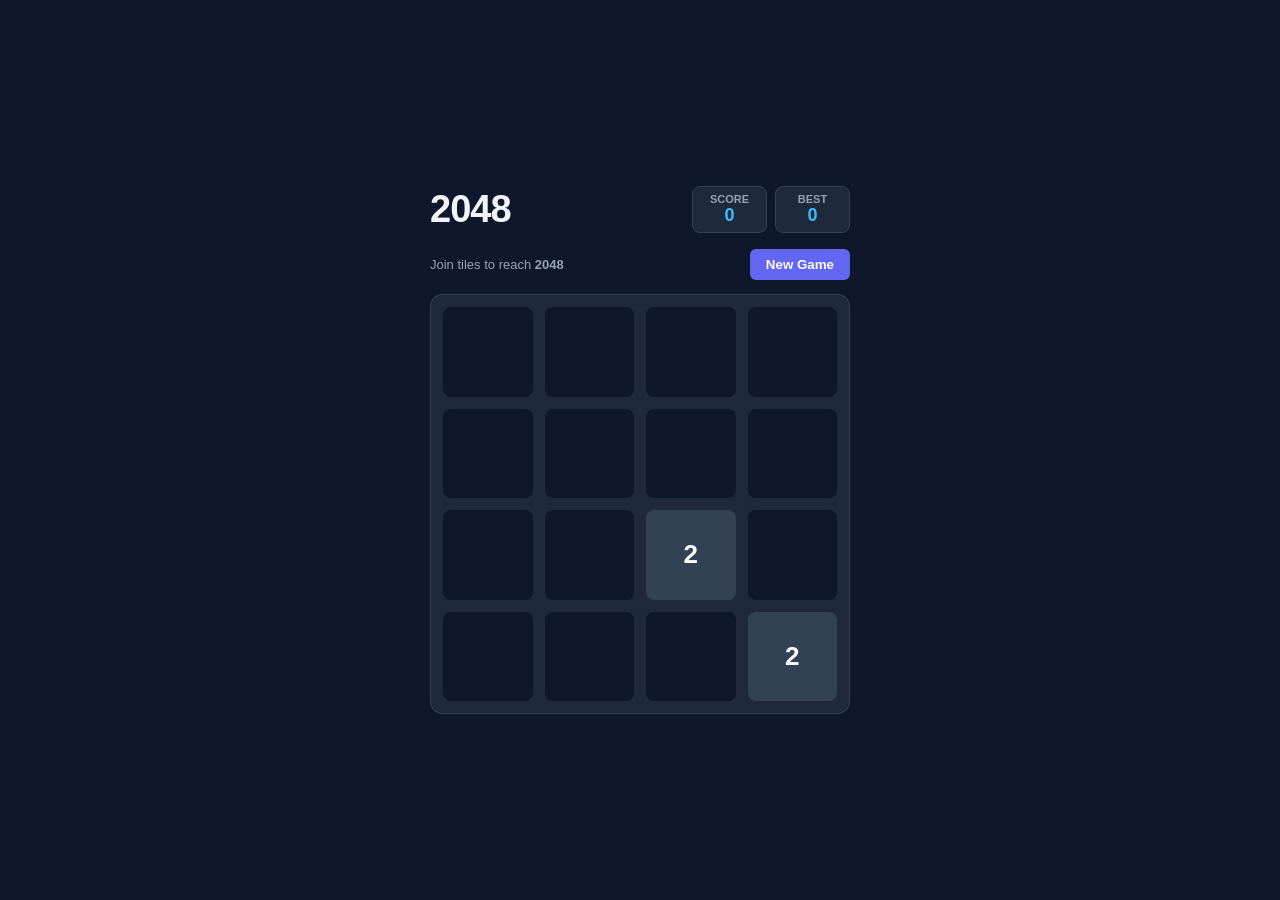
<file: public/games/2048/index.html>
<!DOCTYPE html>
<html lang="en">
<head>
  <meta charset="UTF-8">
  <meta name="viewport" content="width=device-width, initial-scale=1.0, user-scalable=no">
  <title>2048</title>
  <style>
    * { box-sizing: border-box; margin: 0; padding: 0; user-select: none; }
    body {
      background: #0f172a;
      color: #f8fafc;
      font-family: -apple-system, BlinkMacSystemFont, "Segoe UI", Roboto, sans-serif;
      display: flex;
      flex-direction: column;
      align-items: center;
      justify-content: center;
      min-height: 100vh;
      padding: 16px;
    }
    .header {
      width: 100%;
      max-width: 420px;
      display: flex;
      justify-content: space-between;
      align-items: center;
      margin-bottom: 16px;
    }
    .title { font-size: 38px; font-weight: 800; color: #f1f5f9; letter-spacing: -1px; }
    .scores { display: flex; gap: 8px; }
    .score-box {
      background: #1e293b;
      padding: 6px 14px;
      border-radius: 8px;
      text-align: center;
      min-width: 75px;
      border: 1px solid #334155;
    }
    .score-label { font-size: 11px; text-transform: uppercase; color: #94a3b8; font-weight: 600; }
    .score-val { font-size: 18px; font-weight: 700; color: #38bdf8; }
    .controls-bar {
      width: 100%;
      max-width: 420px;
      display: flex;
      justify-content: space-between;
      align-items: center;
      margin-bottom: 14px;
      font-size: 13px;
      color: #94a3b8;
    }
    .btn {
      background: #6366f1;
      color: white;
      border: none;
      padding: 8px 16px;
      border-radius: 6px;
      font-weight: 600;
      cursor: pointer;
      transition: background 0.15s;
    }
    .btn:hover { background: #4f46e5; }
    #grid {
      width: 100%;
      max-width: 420px;
      height: 420px;
      background: #1e293b;
      border-radius: 12px;
      padding: 12px;
      display: grid;
      grid-template-columns: repeat(4, 1fr);
      grid-template-rows: repeat(4, 1fr);
      gap: 12px;
      position: relative;
      border: 1px solid #334155;
      touch-action: none;
    }
    .cell {
      background: #0f172a;
      border-radius: 8px;
      display: flex;
      align-items: center;
      justify-content: center;
      font-size: 26px;
      font-weight: 700;
      transition: transform 0.1s ease, background 0.1s;
    }
    .t-2 { background: #334155; color: #f8fafc; }
    .t-4 { background: #475569; color: #f8fafc; }
    .t-8 { background: #f97316; color: white; }
    .t-16 { background: #ea580c; color: white; }
    .t-32 { background: #ef4444; color: white; }
    .t-64 { background: #dc2626; color: white; }
    .t-128 { background: #eab308; color: white; font-size: 22px; box-shadow: 0 0 10px rgba(234,179,8,0.5); }
    .t-256 { background: #ca8a04; color: white; font-size: 22px; box-shadow: 0 0 12px rgba(202,138,4,0.6); }
    .t-512 { background: #10b981; color: white; font-size: 22px; box-shadow: 0 0 14px rgba(16,185,129,0.6); }
    .t-1024 { background: #059669; color: white; font-size: 18px; box-shadow: 0 0 16px rgba(5,150,105,0.7); }
    .t-2048 { background: #8b5cf6; color: white; font-size: 18px; box-shadow: 0 0 20px rgba(139,92,246,0.8); }
    .overlay {
      position: absolute;
      top: 0; left: 0; right: 0; bottom: 0;
      background: rgba(15, 23, 42, 0.92);
      border-radius: 12px;
      display: none;
      flex-direction: column;
      align-items: center;
      justify-content: center;
      gap: 16px;
      z-index: 10;
    }
    .overlay h2 { font-size: 32px; color: #f8fafc; }
  </style>
</head>
<body>
  <div class="header">
    <div class="title">2048</div>
    <div class="scores">
      <div class="score-box">
        <div class="score-label">Score</div>
        <div class="score-val" id="score">0</div>
      </div>
      <div class="score-box">
        <div class="score-label">Best</div>
        <div class="score-val" id="best">0</div>
      </div>
    </div>
  </div>

  <div class="controls-bar">
    <span>Join tiles to reach <b>2048</b></span>
    <button class="btn" id="restart">New Game</button>
  </div>

  <div id="grid">
    <div class="overlay" id="game-over">
      <h2 id="over-title">Game Over!</h2>
      <button class="btn" id="try-again">Try Again</button>
    </div>
  </div>

  <script>
    let board = Array(16).fill(0);
    let score = 0;
    let best = parseInt(localStorage.getItem('2048_best') || '0', 10);
    document.getElementById('best').textContent = best;

    const gridEl = document.getElementById('grid');
    const scoreEl = document.getElementById('score');
    const gameOverEl = document.getElementById('game-over');
    const overTitleEl = document.getElementById('over-title');

    function init() {
      board = Array(16).fill(0);
      score = 0;
      updateScore(0);
      gameOverEl.style.display = 'none';
      spawnTile();
      spawnTile();
      render();
    }

    function spawnTile() {
      const empties = [];
      board.forEach((v, i) => { if (v === 0) empties.push(i); });
      if (empties.length > 0) {
        const rand = empties[Math.floor(Math.random() * empties.length)];
        board[rand] = Math.random() < 0.9 ? 2 : 4;
      }
    }

    function render() {
      // Remove old cells (except overlay)
      const cells = gridEl.querySelectorAll('.cell');
      cells.forEach(c => c.remove());

      for (let i = 0; i < 16; i++) {
        const cell = document.createElement('div');
        cell.className = 'cell';
        const val = board[i];
        if (val > 0) {
          cell.textContent = val;
          cell.classList.add('t-' + (val <= 2048 ? val : 2048));
        }
        gridEl.appendChild(cell);
      }
    }

    function updateScore(delta) {
      score += delta;
      scoreEl.textContent = score;
      if (score > best) {
        best = score;
        localStorage.setItem('2048_best', best);
        document.getElementById('best').textContent = best;
      }
    }

    function slide(row) {
      let arr = row.filter(x => x !== 0);
      let earned = 0;
      for (let i = 0; i < arr.length - 1; i++) {
        if (arr[i] === arr[i + 1]) {
          arr[i] *= 2;
          earned += arr[i];
          arr[i + 1] = 0;
        }
      }
      arr = arr.filter(x => x !== 0);
      while (arr.length < 4) arr.push(0);
      return { row: arr, earned };
    }

    function move(dir) {
      let moved = false;
      let totalEarned = 0;

      if (dir === 'left' || dir === 'right') {
        for (let r = 0; r < 4; r++) {
          let row = [board[r * 4], board[r * 4 + 1], board[r * 4 + 2], board[r * 4 + 3]];
          if (dir === 'right') row.reverse();
          const res = slide(row);
          if (dir === 'right') res.row.reverse();
          for (let c = 0; c < 4; c++) {
            if (board[r * 4 + c] !== res.row[c]) moved = true;
            board[r * 4 + c] = res.row[c];
          }
          totalEarned += res.earned;
        }
      } else if (dir === 'up' || dir === 'down') {
        for (let c = 0; c < 4; c++) {
          let col = [board[c], board[c + 4], board[c + 8], board[c + 12]];
          if (dir === 'down') col.reverse();
          const res = slide(col);
          if (dir === 'down') res.row.reverse();
          for (let r = 0; r < 4; r++) {
            if (board[r * 4 + c] !== res.row[r]) moved = true;
            board[r * 4 + c] = res.row[r];
          }
          totalEarned += res.earned;
        }
      }

      if (moved) {
        updateScore(totalEarned);
        spawnTile();
        render();
        checkGameState();
      }
    }

    function checkGameState() {
      if (board.includes(2048) && !board.hasWon) {
        board.hasWon = true;
        overTitleEl.textContent = 'You reached 2048!';
        gameOverEl.style.display = 'flex';
        return;
      }
      if (board.includes(0)) return;

      // check if any move possible
      for (let r = 0; r < 4; r++) {
        for (let c = 0; c < 4; c++) {
          const val = board[r * 4 + c];
          if (c < 3 && val === board[r * 4 + c + 1]) return;
          if (r < 3 && val === board[(r + 1) * 4 + c]) return;
        }
      }
      overTitleEl.textContent = 'Game Over!';
      gameOverEl.style.display = 'flex';
    }

    window.addEventListener('keydown', e => {
      if (['ArrowUp', 'KeyW'].includes(e.code)) { e.preventDefault(); move('up'); }
      if (['ArrowDown', 'KeyS'].includes(e.code)) { e.preventDefault(); move('down'); }
      if (['ArrowLeft', 'KeyA'].includes(e.code)) { e.preventDefault(); move('left'); }
      if (['ArrowRight', 'KeyD'].includes(e.code)) { e.preventDefault(); move('right'); }
    });

    let touchStartX = 0, touchStartY = 0;
    gridEl.addEventListener('touchstart', e => {
      touchStartX = e.touches[0].clientX;
      touchStartY = e.touches[0].clientY;
    }, { passive: true });

    gridEl.addEventListener('touchend', e => {
      const dx = e.changedTouches[0].clientX - touchStartX;
      const dy = e.changedTouches[0].clientY - touchStartY;
      if (Math.abs(dx) > Math.abs(dy) && Math.abs(dx) > 30) {
        move(dx > 0 ? 'right' : 'left');
      } else if (Math.abs(dy) > 30) {
        move(dy > 0 ? 'down' : 'up');
      }
    }, { passive: true });

    document.getElementById('restart').addEventListener('click', init);
    document.getElementById('try-again').addEventListener('click', init);

    init();
  </script>
</body>
</html>
</file>
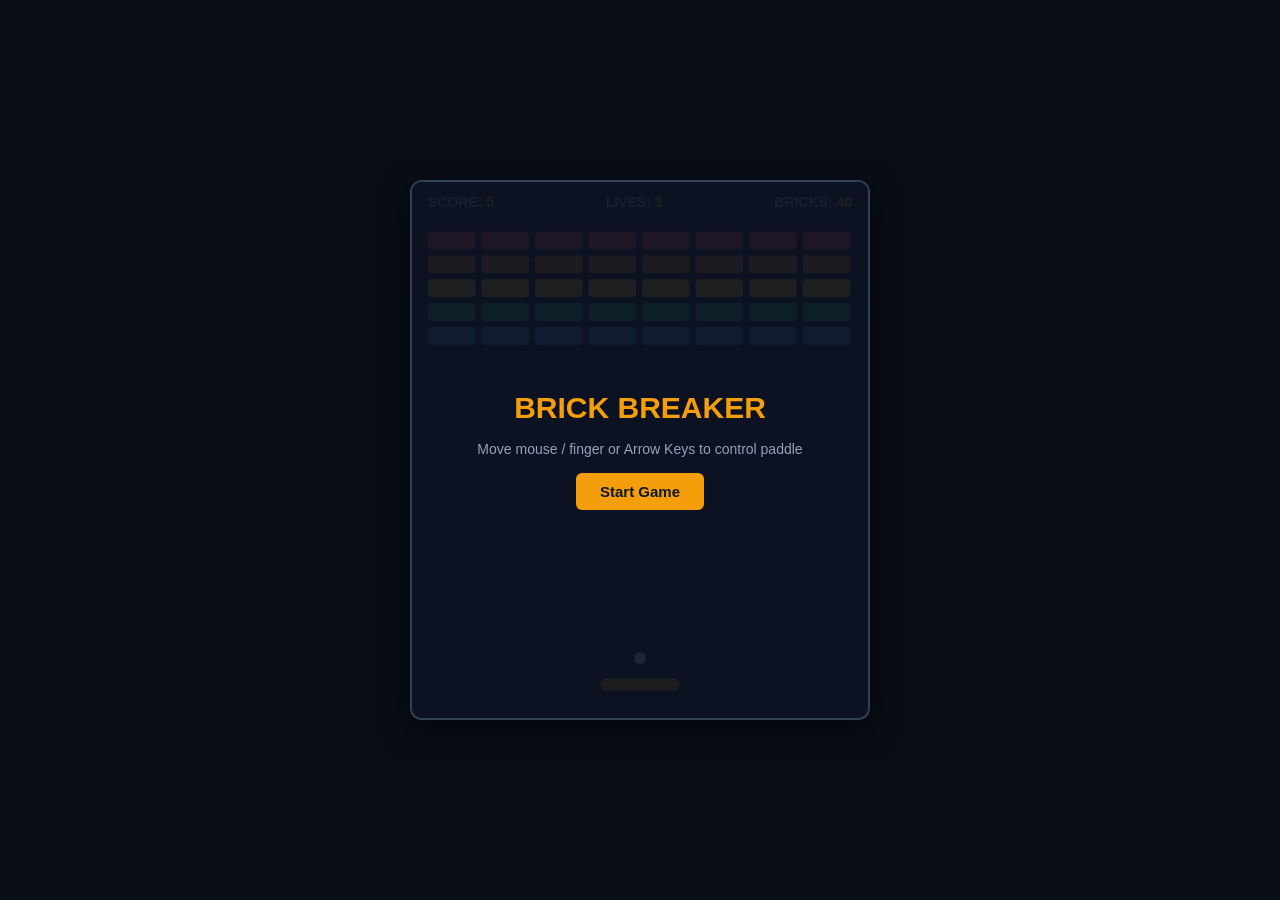
<file: public/games/brick-breaker/index.html>
<!DOCTYPE html>
<html lang="en">
<head>
  <meta charset="UTF-8">
  <meta name="viewport" content="width=device-width, initial-scale=1.0, user-scalable=no">
  <title>Brick Breaker</title>
  <style>
    * { box-sizing: border-box; margin: 0; padding: 0; user-select: none; }
    body {
      background: #090d16;
      color: #f8fafc;
      font-family: -apple-system, BlinkMacSystemFont, "Segoe UI", Roboto, sans-serif;
      display: flex;
      flex-direction: column;
      align-items: center;
      justify-content: center;
      min-height: 100vh;
      overflow: hidden;
    }
    #game-container {
      position: relative;
      width: 460px;
      height: 540px;
      max-width: 95vw;
      border-radius: 12px;
      overflow: hidden;
      border: 2px solid #334155;
      background: #0d1322;
      box-shadow: 0 10px 30px rgba(0,0,0,0.6);
    }
    canvas { width: 100%; height: 100%; display: block; cursor: crosshair; }
    .hud {
      position: absolute;
      top: 12px;
      left: 16px;
      right: 16px;
      display: flex;
      justify-content: space-between;
      font-size: 14px;
      font-weight: 700;
      color: #94a3b8;
      pointer-events: none;
    }
    .hud-val { color: #f59e0b; }
    .overlay {
      position: absolute;
      inset: 0;
      background: rgba(13, 19, 34, 0.92);
      display: flex;
      flex-direction: column;
      align-items: center;
      justify-content: center;
      gap: 16px;
    }
    .btn {
      background: #f59e0b;
      color: #0f172a;
      border: none;
      padding: 10px 24px;
      border-radius: 6px;
      font-size: 15px;
      font-weight: 700;
      cursor: pointer;
      transition: background 0.15s, transform 0.1s;
    }
    .btn:hover { background: #fbbf24; transform: scale(1.05); }
  </style>
</head>
<body>
  <div id="game-container">
    <canvas id="canvas" width="460" height="540"></canvas>
    <div class="hud">
      <div>SCORE: <span class="hud-val" id="score">0</span></div>
      <div>LIVES: <span class="hud-val" id="lives">3</span></div>
      <div>BRICKS: <span class="hud-val" id="bricks-left">0</span></div>
    </div>
    <div class="overlay" id="overlay">
      <h1 id="overlay-title" style="font-size: 30px; color: #f59e0b;">BRICK BREAKER</h1>
      <p style="color: #94a3b8; font-size: 14px;">Move mouse / finger or Arrow Keys to control paddle</p>
      <button class="btn" id="start-btn">Start Game</button>
    </div>
  </div>

  <script>
    const canvas = document.getElementById('canvas');
    const ctx = canvas.getContext('2d');
    const overlay = document.getElementById('overlay');
    const overlayTitle = document.getElementById('overlay-title');
    const startBtn = document.getElementById('start-btn');
    const scoreEl = document.getElementById('score');
    const livesEl = document.getElementById('lives');
    const bricksLeftEl = document.getElementById('bricks-left');

    let paddle = { x: 190, y: 500, w: 80, h: 12, speed: 7 };
    let ball = { x: 230, y: 480, r: 6, vx: 3.5, vy: -4, speed: 5.5 };
    let bricks = [];
    let score = 0;
    let lives = 3;
    let isRunning = false;
    let keys = {};

    function initBricks() {
      bricks = [];
      const rows = 5;
      const cols = 8;
      const bw = 48;
      const bh = 18;
      const padding = 6;
      const offsetTop = 50;
      const offsetLeft = 16;
      const colors = ['#ef4444', '#f97316', '#eab308', '#10b981', '#3b82f6'];

      for (let r = 0; r < rows; r++) {
        for (let c = 0; c < cols; c++) {
          bricks.push({
            x: offsetLeft + c * (bw + padding),
            y: offsetTop + r * (bh + padding),
            w: bw,
            h: bh,
            color: colors[r],
            alive: true,
            pts: (rows - r) * 10
          });
        }
      }
      bricksLeftEl.textContent = bricks.length;
    }

    function resetGame() {
      score = 0;
      lives = 3;
      scoreEl.textContent = '0';
      livesEl.textContent = '3';
      paddle.x = (canvas.width - paddle.w) / 2;
      resetBall();
      initBricks();
      overlay.style.display = 'none';
      isRunning = true;
    }

    function resetBall() {
      ball.x = paddle.x + paddle.w / 2;
      ball.y = paddle.y - 12;
      ball.vx = (Math.random() > 0.5 ? 1 : -1) * 3.5;
      ball.vy = -4.5;
    }

    function update() {
      if (!isRunning) return;

      // Paddle keyboard
      if (keys['ArrowLeft'] || keys['KeyA']) paddle.x = Math.max(0, paddle.x - paddle.speed);
      if (keys['ArrowRight'] || keys['KeyD']) paddle.x = Math.min(canvas.width - paddle.w, paddle.x + paddle.speed);

      // Move ball
      ball.x += ball.vx;
      ball.y += ball.vy;

      // Ball wall bounces
      if (ball.x - ball.r <= 0) { ball.x = ball.r; ball.vx *= -1; }
      if (ball.x + ball.r >= canvas.width) { ball.x = canvas.width - ball.r; ball.vx *= -1; }
      if (ball.y - ball.r <= 0) { ball.y = ball.r; ball.vy *= -1; }

      // Bottom death
      if (ball.y + ball.r >= canvas.height) {
        lives--;
        livesEl.textContent = lives;
        if (lives <= 0) {
          endGame(false);
          return;
        } else {
          resetBall();
        }
      }

      // Paddle bounce
      if (ball.y + ball.r >= paddle.y && ball.y - ball.r <= paddle.y + paddle.h &&
          ball.x >= paddle.x && ball.x <= paddle.x + paddle.w) {
        ball.vy = -Math.abs(ball.vy);
        const hitPos = (ball.x - (paddle.x + paddle.w / 2)) / (paddle.w / 2);
        ball.vx = hitPos * 5.5;
      }

      // Brick collisions
      let remaining = 0;
      for (let b of bricks) {
        if (!b.alive) continue;
        remaining++;
        if (ball.x + ball.r > b.x && ball.x - ball.r < b.x + b.w &&
            ball.y + ball.r > b.y && ball.y - ball.r < b.y + b.h) {
          b.alive = false;
          score += b.pts;
          scoreEl.textContent = score;
          ball.vy *= -1;
          remaining--;
          break;
        }
      }
      bricksLeftEl.textContent = remaining;

      if (remaining === 0) {
        endGame(true);
      }
    }

    function endGame(win) {
      isRunning = false;
      overlayTitle.textContent = win ? 'VICTORY!' : 'GAME OVER';
      overlayTitle.style.color = win ? '#10b981' : '#ef4444';
      startBtn.textContent = 'Play Again';
      overlay.style.display = 'flex';
    }

    function draw() {
      ctx.fillStyle = '#0d1322';
      ctx.fillRect(0, 0, canvas.width, canvas.height);

      // Paddle
      ctx.fillStyle = '#f59e0b';
      ctx.beginPath();
      ctx.roundRect(paddle.x, paddle.y, paddle.w, paddle.h, 6);
      ctx.fill();

      // Ball
      ctx.fillStyle = '#f8fafc';
      ctx.beginPath();
      ctx.arc(ball.x, ball.y, ball.r, 0, Math.PI * 2);
      ctx.fill();

      // Bricks
      bricks.forEach(b => {
        if (!b.alive) return;
        ctx.fillStyle = b.color;
        ctx.beginPath();
        ctx.roundRect(b.x, b.y, b.w, b.h, 4);
        ctx.fill();
      });
    }

    function loop() {
      update();
      draw();
      requestAnimationFrame(loop);
    }

    window.addEventListener('keydown', e => { keys[e.code] = true; });
    window.addEventListener('keyup', e => { keys[e.code] = false; });

    canvas.addEventListener('mousemove', e => {
      const rect = canvas.getBoundingClientRect();
      const scaleX = canvas.width / rect.width;
      const mouseX = (e.clientX - rect.left) * scaleX;
      paddle.x = Math.max(0, Math.min(canvas.width - paddle.w, mouseX - paddle.w / 2));
    });

    canvas.addEventListener('touchmove', e => {
      const rect = canvas.getBoundingClientRect();
      const scaleX = canvas.width / rect.width;
      const touchX = (e.touches[0].clientX - rect.left) * scaleX;
      paddle.x = Math.max(0, Math.min(canvas.width - paddle.w, touchX - paddle.w / 2));
    }, { passive: true });

    startBtn.addEventListener('click', resetGame);
    initBricks();
    loop();
  </script>
</body>
</html>
</file>
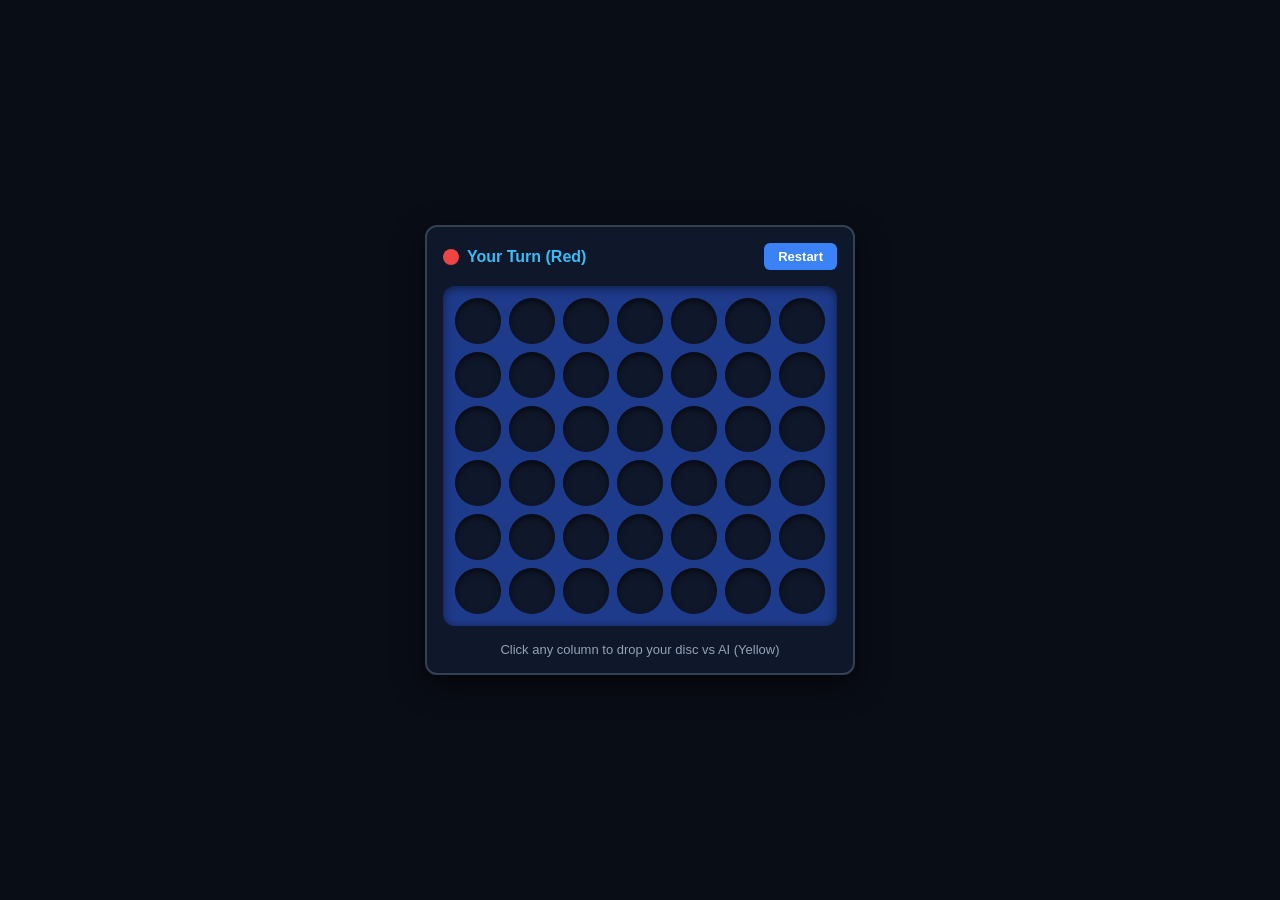
<file: public/games/connect-four/index.html>
<!DOCTYPE html>
<html lang="en">
<head>
  <meta charset="UTF-8">
  <meta name="viewport" content="width=device-width, initial-scale=1.0, user-scalable=no">
  <title>Connect Four</title>
  <style>
    * { box-sizing: border-box; margin: 0; padding: 0; user-select: none; }
    body {
      background: #090d16;
      color: #f8fafc;
      font-family: -apple-system, BlinkMacSystemFont, "Segoe UI", Roboto, sans-serif;
      display: flex;
      flex-direction: column;
      align-items: center;
      justify-content: center;
      min-height: 100vh;
      padding: 16px;
    }
    .wrapper {
      background: #0f172a;
      border: 2px solid #334155;
      border-radius: 12px;
      padding: 16px;
      box-shadow: 0 10px 30px rgba(0,0,0,0.6);
      display: flex;
      flex-direction: column;
      align-items: center;
      gap: 16px;
      max-width: 95vw;
    }
    .header {
      width: 100%;
      display: flex;
      justify-content: space-between;
      align-items: center;
    }
    .status {
      font-size: 16px;
      font-weight: 700;
      color: #38bdf8;
      display: flex;
      align-items: center;
      gap: 8px;
    }
    .turn-disc {
      width: 16px;
      height: 16px;
      border-radius: 50%;
      display: inline-block;
    }
    .btn {
      background: #3b82f6;
      color: white;
      border: none;
      padding: 6px 14px;
      border-radius: 6px;
      font-weight: 700;
      cursor: pointer;
      font-size: 13px;
    }
    .btn:hover { background: #2563eb; }
    #board {
      background: #1e3a8a;
      padding: 12px;
      border-radius: 12px;
      display: grid;
      grid-template-columns: repeat(7, 46px);
      grid-template-rows: repeat(6, 46px);
      gap: 8px;
      box-shadow: inset 0 2px 10px rgba(0,0,0,0.5);
    }
    .slot {
      width: 46px;
      height: 46px;
      background: #0f172a;
      border-radius: 50%;
      cursor: pointer;
      transition: background 0.15s, transform 0.1s;
      box-shadow: inset 0 3px 6px rgba(0,0,0,0.6);
    }
    .slot:hover {
      transform: scale(0.97);
    }
    .slot.p1 {
      background: #ef4444;
      box-shadow: inset 0 -3px 6px rgba(0,0,0,0.3), 0 0 10px rgba(239, 68, 68, 0.5);
    }
    .slot.p2 {
      background: #eab308;
      box-shadow: inset 0 -3px 6px rgba(0,0,0,0.3), 0 0 10px rgba(234, 179, 8, 0.5);
    }
  </style>
</head>
<body>
  <div class="wrapper">
    <div class="header">
      <div class="status" id="status">
        <span class="turn-disc" id="turn-disc" style="background: #ef4444;"></span>
        <span id="status-text">Your Turn (Red)</span>
      </div>
      <button class="btn" id="restart-btn">Restart</button>
    </div>

    <div id="board"></div>

    <div style="font-size: 13px; color: #94a3b8;">Click any column to drop your disc vs AI (Yellow)</div>
  </div>

  <script>
    const ROWS = 6;
    const COLS = 7;
    let grid = Array.from({ length: ROWS }, () => Array(COLS).fill(0));
    let currentPlayer = 1; // 1 = Human (Red), 2 = AI (Yellow)
    let gameOver = false;

    const boardEl = document.getElementById('board');
    const statusTextEl = document.getElementById('status-text');
    const turnDiscEl = document.getElementById('turn-disc');
    const restartBtn = document.getElementById('restart-btn');

    function init() {
      grid = Array.from({ length: ROWS }, () => Array(COLS).fill(0));
      currentPlayer = 1;
      gameOver = false;
      statusTextEl.textContent = 'Your Turn (Red)';
      turnDiscEl.style.background = '#ef4444';
      render();
    }

    function dropDisc(c, player) {
      for (let r = ROWS - 1; r >= 0; r--) {
        if (grid[r][c] === 0) {
          grid[r][c] = player;
          return r;
        }
      }
      return -1;
    }

    function checkWin(p) {
      // Horizontal
      for (let r = 0; r < ROWS; r++) {
        for (let c = 0; c < COLS - 3; c++) {
          if (grid[r][c] === p && grid[r][c+1] === p && grid[r][c+2] === p && grid[r][c+3] === p) return true;
        }
      }
      // Vertical
      for (let r = 0; r < ROWS - 3; r++) {
        for (let c = 0; c < COLS; c++) {
          if (grid[r][c] === p && grid[r+1][c] === p && grid[r+2][c] === p && grid[r+3][c] === p) return true;
        }
      }
      // Diagonal down-right
      for (let r = 0; r < ROWS - 3; r++) {
        for (let c = 0; c < COLS - 3; c++) {
          if (grid[r][c] === p && grid[r+1][c+1] === p && grid[r+2][c+2] === p && grid[r+3][c+3] === p) return true;
        }
      }
      // Diagonal up-right
      for (let r = 3; r < ROWS; r++) {
        for (let c = 0; c < COLS - 3; c++) {
          if (grid[r][c] === p && grid[r-1][c+1] === p && grid[r-2][c+2] === p && grid[r-3][c+3] === p) return true;
        }
      }
      return false;
    }

    function checkDraw() {
      return grid[0].every(val => val !== 0);
    }

    function handleColumnClick(c) {
      if (gameOver || currentPlayer !== 1) return;

      const r = dropDisc(c, 1);
      if (r === -1) return; // Column full

      render();

      if (checkWin(1)) {
        gameOver = true;
        statusTextEl.textContent = '🎉 You Won!';
        return;
      }
      if (checkDraw()) {
        gameOver = true;
        statusTextEl.textContent = 'Game Draw!';
        return;
      }

      currentPlayer = 2;
      statusTextEl.textContent = 'AI Thinking...';
      turnDiscEl.style.background = '#eab308';

      setTimeout(aiMove, 400);
    }

    function aiMove() {
      if (gameOver) return;

      // 1. Check if AI can win immediately
      for (let c = 0; c < COLS; c++) {
        if (grid[0][c] === 0) {
          const r = dropDisc(c, 2);
          if (checkWin(2)) {
            render();
            gameOver = true;
            statusTextEl.textContent = 'AI Wins!';
            return;
          }
          grid[r][c] = 0; // undo
        }
      }

      // 2. Block player if player is about to win
      for (let c = 0; c < COLS; c++) {
        if (grid[0][c] === 0) {
          const r = dropDisc(c, 1);
          if (checkWin(1)) {
            grid[r][c] = 0;
            dropDisc(c, 2);
            render();
            finishAiTurn();
            return;
          }
          grid[r][c] = 0;
        }
      }

      // 3. Center preference or random
      const validCols = [];
      const order = [3, 2, 4, 1, 5, 0, 6];
      for (let c of order) {
        if (grid[0][c] === 0) validCols.push(c);
      }
      const chosenCol = validCols[0] !== undefined ? validCols[0] : 0;
      dropDisc(chosenCol, 2);
      render();
      finishAiTurn();
    }

    function finishAiTurn() {
      if (checkWin(2)) {
        gameOver = true;
        statusTextEl.textContent = 'AI Wins!';
        return;
      }
      if (checkDraw()) {
        gameOver = true;
        statusTextEl.textContent = 'Game Draw!';
        return;
      }
      currentPlayer = 1;
      statusTextEl.textContent = 'Your Turn (Red)';
      turnDiscEl.style.background = '#ef4444';
    }

    function render() {
      boardEl.innerHTML = '';
      for (let r = 0; r < ROWS; r++) {
        for (let c = 0; c < COLS; c++) {
          const slot = document.createElement('div');
          slot.className = 'slot';
          if (grid[r][c] === 1) slot.classList.add('p1');
          if (grid[r][c] === 2) slot.classList.add('p2');
          slot.addEventListener('click', () => handleColumnClick(c));
          boardEl.appendChild(slot);
        }
      }
    }

    restartBtn.addEventListener('click', init);
    init();
  </script>
</body>
</html>
</file>
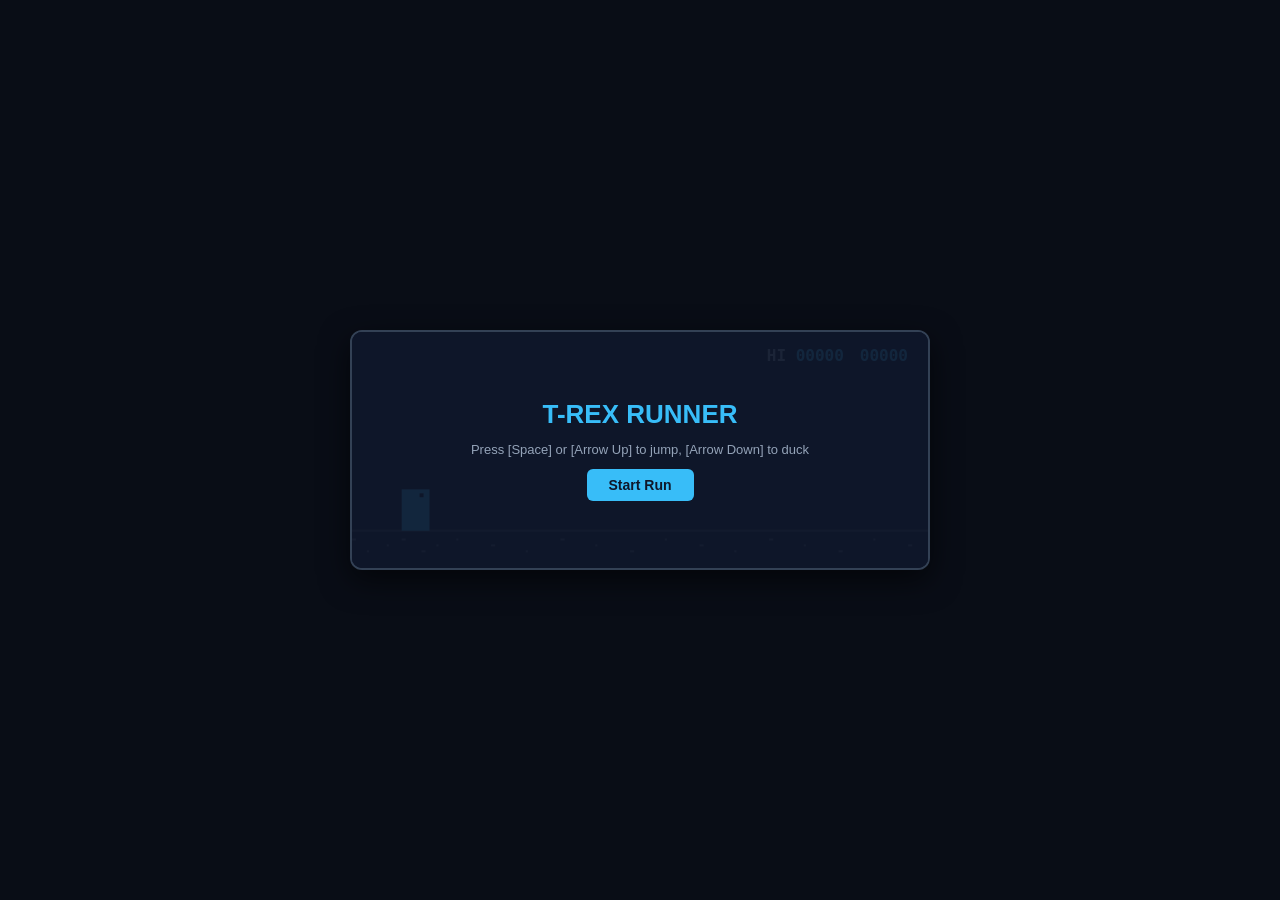
<file: public/games/dino-runner/index.html>
<!DOCTYPE html>
<html lang="en">
<head>
  <meta charset="UTF-8">
  <meta name="viewport" content="width=device-width, initial-scale=1.0, user-scalable=no">
  <title>Dino Runner</title>
  <style>
    * { box-sizing: border-box; margin: 0; padding: 0; user-select: none; }
    body {
      background: #090d16;
      color: #f8fafc;
      font-family: -apple-system, BlinkMacSystemFont, "Segoe UI", Roboto, sans-serif;
      display: flex;
      flex-direction: column;
      align-items: center;
      justify-content: center;
      min-height: 100vh;
      overflow: hidden;
    }
    #game-container {
      position: relative;
      width: 580px;
      height: 240px;
      max-width: 95vw;
      border-radius: 12px;
      overflow: hidden;
      border: 2px solid #334155;
      background: #0f172a;
      box-shadow: 0 10px 30px rgba(0,0,0,0.6);
    }
    canvas { width: 100%; height: 100%; display: block; }
    .hud {
      position: absolute;
      top: 14px;
      right: 20px;
      display: flex;
      gap: 16px;
      font-family: monospace;
      font-size: 16px;
      font-weight: 700;
      color: #94a3b8;
      pointer-events: none;
    }
    .hud span { color: #38bdf8; }
    .overlay {
      position: absolute;
      inset: 0;
      background: rgba(15, 23, 42, 0.9);
      display: flex;
      flex-direction: column;
      align-items: center;
      justify-content: center;
      gap: 12px;
    }
    .btn {
      background: #38bdf8;
      color: #0f172a;
      border: none;
      padding: 8px 22px;
      border-radius: 6px;
      font-size: 14px;
      font-weight: 700;
      cursor: pointer;
    }
    .btn:hover { background: #7dd3fc; }
  </style>
</head>
<body>
  <div id="game-container">
    <canvas id="canvas" width="580" height="240"></canvas>
    <div class="hud">
      <div>HI <span id="hi-score">00000</span></div>
      <div><span id="score">00000</span></div>
    </div>
    <div class="overlay" id="overlay">
      <h2 id="overlay-title" style="font-size: 26px; color: #38bdf8;">T-REX RUNNER</h2>
      <p style="color: #94a3b8; font-size: 13px;">Press [Space] or [Arrow Up] to jump, [Arrow Down] to duck</p>
      <button class="btn" id="start-btn">Start Run</button>
    </div>
  </div>

  <script>
    const canvas = document.getElementById('canvas');
    const ctx = canvas.getContext('2d');
    const overlay = document.getElementById('overlay');
    const overlayTitle = document.getElementById('overlay-title');
    const startBtn = document.getElementById('start-btn');
    const scoreEl = document.getElementById('score');
    const hiScoreEl = document.getElementById('hi-score');

    let hiScore = parseInt(localStorage.getItem('dino_hi') || '0', 10);
    hiScoreEl.textContent = String(hiScore).padStart(5, '0');

    let dino = { x: 50, y: 160, w: 28, h: 42, vy: 0, gravity: 0.65, isGrounded: true, isDucking: false };
    let obstacles = [];
    let clouds = [];
    let speed = 5.2;
    let score = 0;
    let frame = 0;
    let isRunning = false;
    let groundY = 202;

    function resetGame() {
      dino.y = groundY - 42;
      dino.h = 42;
      dino.vy = 0;
      dino.isGrounded = true;
      dino.isDucking = false;
      obstacles = [];
      clouds = [{ x: 200, y: 40 }, { x: 450, y: 60 }];
      speed = 5.2;
      score = 0;
      frame = 0;
      overlay.style.display = 'none';
      isRunning = true;
    }

    function jump() {
      if (dino.isGrounded && isRunning) {
        dino.vy = -12;
        dino.isGrounded = false;
      } else if (!isRunning) {
        resetGame();
      }
    }

    function spawnObstacle() {
      const isBird = Math.random() < 0.3 && score > 200;
      if (isBird) {
        obstacles.push({
          x: canvas.width,
          y: groundY - 45 - Math.random() * 25,
          w: 26,
          h: 18,
          isBird: true
        });
      } else {
        const h = 26 + Math.floor(Math.random() * 18);
        obstacles.push({
          x: canvas.width,
          y: groundY - h,
          w: 16 + Math.floor(Math.random() * 12),
          h: h,
          isBird: false
        });
      }
    }

    function update() {
      if (!isRunning) return;

      frame++;
      score = Math.floor(frame / 4);
      scoreEl.textContent = String(score).padStart(5, '0');

      if (frame % 800 === 0) speed += 0.4;

      // Dino physics
      dino.vy += dino.gravity;
      dino.y += dino.vy;

      const currentH = dino.isDucking ? 26 : 42;
      if (dino.y + currentH >= groundY) {
        dino.y = groundY - currentH;
        dino.vy = 0;
        dino.isGrounded = true;
      }

      // Clouds
      clouds.forEach(c => {
        c.x -= speed * 0.2;
        if (c.x < -60) {
          c.x = canvas.width + 30;
          c.y = 30 + Math.random() * 50;
        }
      });

      // Obstacles
      if (frame % Math.floor(80 + Math.random() * 40) === 0) {
        spawnObstacle();
      }

      for (let i = obstacles.length - 1; i >= 0; i--) {
        const obs = obstacles[i];
        obs.x -= speed;

        // Collision check
        const dBox = {
          x: dino.x + 4,
          y: dino.y,
          w: dino.w - 8,
          h: currentH
        };

        if (dBox.x < obs.x + obs.w && dBox.x + dBox.w > obs.x &&
            dBox.y < obs.y + obs.h && dBox.y + dBox.h > obs.y) {
          gameOver();
          return;
        }

        if (obs.x + obs.w < 0) {
          obstacles.splice(i, 1);
        }
      }
    }

    function gameOver() {
      isRunning = false;
      if (score > hiScore) {
        hiScore = score;
        localStorage.setItem('dino_hi', hiScore);
        hiScoreEl.textContent = String(hiScore).padStart(5, '0');
      }
      overlayTitle.textContent = 'GAME OVER';
      overlayTitle.style.color = '#ef4444';
      startBtn.textContent = 'Run Again';
      overlay.style.display = 'flex';
    }

    function draw() {
      ctx.fillStyle = '#0f172a';
      ctx.fillRect(0, 0, canvas.width, canvas.height);

      // Clouds
      ctx.fillStyle = '#1e293b';
      clouds.forEach(c => {
        ctx.beginPath();
        ctx.ellipse(c.x, c.y, 22, 10, 0, 0, Math.PI * 2);
        ctx.ellipse(c.x + 14, c.y - 4, 16, 12, 0, 0, Math.PI * 2);
        ctx.fill();
      });

      // Ground line
      ctx.strokeStyle = '#334155';
      ctx.lineWidth = 2;
      ctx.beginPath();
      ctx.moveTo(0, groundY);
      ctx.lineTo(canvas.width, groundY);
      ctx.stroke();

      // Ground speckles
      ctx.fillStyle = '#475569';
      for (let i = 0; i < 20; i++) {
        const gx = ((i * 35) - (frame * speed) % canvas.width + canvas.width) % canvas.width;
        ctx.fillRect(gx, groundY + 8 + (i % 3) * 6, (i % 2 === 0 ? 4 : 2), 2);
      }

      // Dino
      ctx.fillStyle = '#38bdf8';
      const curH = dino.isDucking ? 26 : 42;
      ctx.fillRect(dino.x, dino.y, dino.w, curH);
      // Eye
      ctx.fillStyle = '#0f172a';
      ctx.fillRect(dino.x + 18, dino.y + 4, 4, 4);

      // Obstacles
      obstacles.forEach(obs => {
        if (obs.isBird) {
          ctx.fillStyle = '#f43f5e';
          ctx.beginPath();
          ctx.ellipse(obs.x + obs.w / 2, obs.y + obs.h / 2, obs.w / 2, obs.h / 2, 0, 0, Math.PI * 2);
          ctx.fill();
        } else {
          ctx.fillStyle = '#10b981';
          ctx.fillRect(obs.x, obs.y, obs.w, obs.h);
        }
      });
    }

    function loop() {
      update();
      draw();
      requestAnimationFrame(loop);
    }

    window.addEventListener('keydown', e => {
      if (['Space', 'ArrowUp', 'KeyW'].includes(e.code)) {
        e.preventDefault();
        jump();
      }
      if (['ArrowDown', 'KeyS'].includes(e.code)) {
        e.preventDefault();
        dino.isDucking = true;
      }
    });

    window.addEventListener('keyup', e => {
      if (['ArrowDown', 'KeyS'].includes(e.code)) {
        dino.isDucking = false;
      }
    });

    canvas.addEventListener('pointerdown', jump);
    startBtn.addEventListener('click', resetGame);
    loop();
  </script>
</body>
</html>
</file>
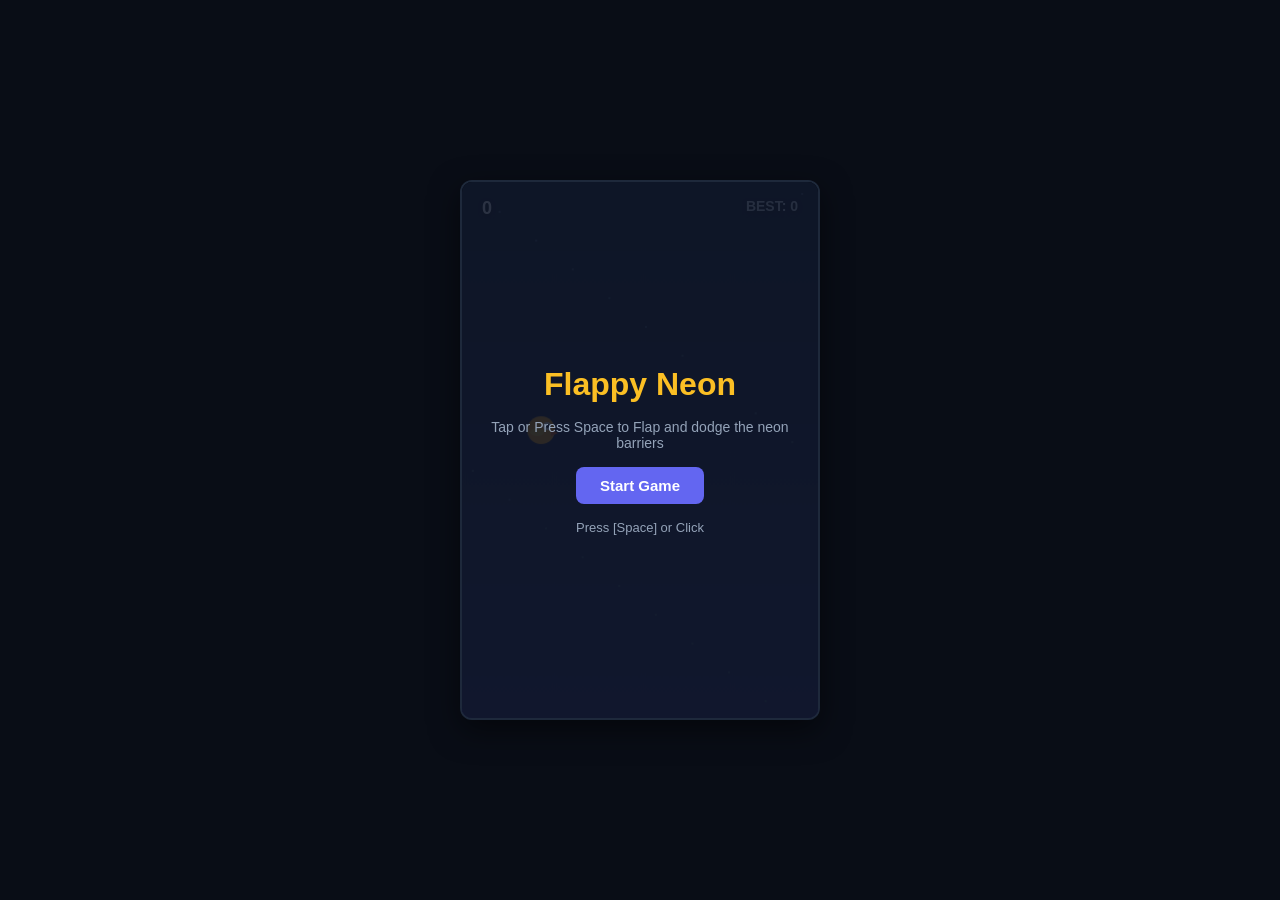
<file: public/games/flappy-bird/index.html>
<!DOCTYPE html>
<html lang="en">
<head>
  <meta charset="UTF-8">
  <meta name="viewport" content="width=device-width, initial-scale=1.0, user-scalable=no">
  <title>Flappy Bird</title>
  <style>
    * { box-sizing: border-box; margin: 0; padding: 0; user-select: none; }
    body {
      background: #090d16;
      color: #f8fafc;
      font-family: -apple-system, BlinkMacSystemFont, "Segoe UI", Roboto, sans-serif;
      display: flex;
      flex-direction: column;
      align-items: center;
      justify-content: center;
      min-height: 100vh;
      overflow: hidden;
    }
    #game-container {
      position: relative;
      width: 360px;
      height: 540px;
      border-radius: 12px;
      overflow: hidden;
      box-shadow: 0 10px 30px rgba(0,0,0,0.5);
      border: 2px solid #1e293b;
    }
    canvas {
      width: 100%;
      height: 100%;
      display: block;
      background: #0f172a;
    }
    .hud {
      position: absolute;
      top: 16px;
      left: 0;
      right: 0;
      display: flex;
      justify-content: space-between;
      padding: 0 20px;
      font-size: 18px;
      font-weight: 800;
      text-shadow: 0 2px 4px rgba(0,0,0,0.8);
      pointer-events: none;
    }
    .start-screen, .game-over-screen {
      position: absolute;
      inset: 0;
      background: rgba(15, 23, 42, 0.88);
      display: flex;
      flex-direction: column;
      align-items: center;
      justify-content: center;
      gap: 16px;
      text-align: center;
      padding: 24px;
    }
    .btn {
      background: #6366f1;
      color: white;
      border: none;
      padding: 10px 24px;
      border-radius: 8px;
      font-size: 15px;
      font-weight: 700;
      cursor: pointer;
      transition: transform 0.1s, background 0.15s;
    }
    .btn:hover { background: #4f46e5; transform: scale(1.05); }
    .hint { font-size: 13px; color: #94a3b8; }
  </style>
</head>
<body>
  <div id="game-container">
    <canvas id="canvas" width="360" height="540"></canvas>
    
    <div class="hud">
      <div id="hud-score">0</div>
      <div id="hud-best" style="color: #cbd5e1; font-size: 14px;">BEST: 0</div>
    </div>

    <div class="start-screen" id="start-screen">
      <h1 style="font-size: 32px; color: #fbbf24;">Flappy Neon</h1>
      <p style="color: #94a3b8; font-size: 14px;">Tap or Press Space to Flap and dodge the neon barriers</p>
      <button class="btn" id="start-btn">Start Game</button>
      <div class="hint">Press [Space] or Click</div>
    </div>

    <div class="game-over-screen" id="game-over-screen" style="display: none;">
      <h2 style="font-size: 28px; color: #ef4444;">Crash!</h2>
      <div style="font-size: 20px; font-weight: 700;">Score: <span id="final-score" style="color: #38bdf8;">0</span></div>
      <div style="font-size: 14px; color: #94a3b8;">High Score: <span id="final-best">0</span></div>
      <button class="btn" id="retry-btn">Play Again</button>
    </div>
  </div>

  <script>
    const canvas = document.getElementById('canvas');
    const ctx = canvas.getContext('2d');

    const startScreen = document.getElementById('start-screen');
    const gameOverScreen = document.getElementById('game-over-screen');
    const startBtn = document.getElementById('start-btn');
    const retryBtn = document.getElementById('retry-btn');
    const hudScore = document.getElementById('hud-score');
    const hudBest = document.getElementById('hud-best');
    const finalScore = document.getElementById('final-score');
    const finalBest = document.getElementById('final-best');

    let highScore = parseInt(localStorage.getItem('flappy_best') || '0', 10);
    hudBest.textContent = 'BEST: ' + highScore;

    // Web Audio synthesizer for feedback
    let audioCtx = null;
    function playBeep(freq, type = 'sine', duration = 0.08) {
      try {
        if (!audioCtx) audioCtx = new (window.AudioContext || window.webkitAudioContext)();
        if (audioCtx.state === 'suspended') audioCtx.resume();
        const osc = audioCtx.createOscillator();
        const gain = audioCtx.createGain();
        osc.type = type;
        osc.frequency.setValueAtTime(freq, audioCtx.currentTime);
        gain.gain.setValueAtTime(0.1, audioCtx.currentTime);
        gain.gain.exponentialRampToValueAtTime(0.001, audioCtx.currentTime + duration);
        osc.connect(gain);
        gain.connect(audioCtx.destination);
        osc.start();
        osc.stop(audioCtx.currentTime + duration);
      } catch (e) {}
    }

    let state = 'START'; // START, PLAYING, OVER
    let bird = { x: 80, y: 250, radius: 14, vy: 0, gravity: 0.38, jump: -6.5 };
    let pipes = [];
    let score = 0;
    let frame = 0;
    let pipeInterval = 90;

    function resetGame() {
      bird.y = 250;
      bird.vy = 0;
      pipes = [];
      score = 0;
      frame = 0;
      hudScore.textContent = '0';
      state = 'PLAYING';
      startScreen.style.display = 'none';
      gameOverScreen.style.display = 'none';
    }

    function flap() {
      if (state === 'START') {
        resetGame();
      } else if (state === 'PLAYING') {
        bird.vy = bird.jump;
        playBeep(480, 'sine', 0.06);
      } else if (state === 'OVER') {
        resetGame();
      }
    }

    function addPipe() {
      const gap = 120;
      const topHeight = Math.floor(Math.random() * (canvas.height - gap - 140)) + 60;
      pipes.push({
        x: canvas.width,
        top: topHeight,
        bottom: topHeight + gap,
        width: 52,
        passed: false
      });
    }

    function update() {
      if (state !== 'PLAYING') return;

      frame++;
      bird.vy += bird.gravity;
      bird.y += bird.vy;

      // Floor / ceiling collision
      if (bird.y + bird.radius >= canvas.height || bird.y - bird.radius <= 0) {
        endGame();
        return;
      }

      if (frame % pipeInterval === 0) {
        addPipe();
      }

      for (let i = pipes.length - 1; i >= 0; i--) {
        const p = pipes[i];
        p.x -= 2.4;

        // Score check
        if (!p.passed && p.x + p.width < bird.x) {
          p.passed = true;
          score++;
          hudScore.textContent = score;
          playBeep(720, 'triangle', 0.1);
        }

        // Collision check
        if (bird.x + bird.radius > p.x && bird.x - bird.radius < p.x + p.width) {
          if (bird.y - bird.radius < p.top || bird.y + bird.radius > p.bottom) {
            endGame();
            return;
          }
        }

        // Remove offscreen
        if (p.x + p.width < 0) {
          pipes.splice(i, 1);
        }
      }
    }

    function endGame() {
      state = 'OVER';
      playBeep(180, 'sawtooth', 0.25);
      if (score > highScore) {
        highScore = score;
        localStorage.setItem('flappy_best', highScore);
        hudBest.textContent = 'BEST: ' + highScore;
      }
      finalScore.textContent = score;
      finalBest.textContent = highScore;
      gameOverScreen.style.display = 'flex';
    }

    function draw() {
      // Background gradient
      const bgGrad = ctx.createLinearGradient(0, 0, 0, canvas.height);
      bgGrad.addColorStop(0, '#090d16');
      bgGrad.addColorStop(1, '#1e1b4b');
      ctx.fillStyle = bgGrad;
      ctx.fillRect(0, 0, canvas.width, canvas.height);

      // Distant stars / dots
      ctx.fillStyle = '#334155';
      for (let i = 0; i < 20; i++) {
        const sx = ((i * 37) + frame * 0.2) % canvas.width;
        const sy = (i * 29) % canvas.height;
        ctx.fillRect(sx, sy, 2, 2);
      }

      // Draw pipes
      pipes.forEach(p => {
        // Top pipe
        const gradTop = ctx.createLinearGradient(p.x, 0, p.x + p.width, 0);
        gradTop.addColorStop(0, '#065f46');
        gradTop.addColorStop(0.5, '#10b981');
        gradTop.addColorStop(1, '#047857');
        ctx.fillStyle = gradTop;
        ctx.fillRect(p.x, 0, p.width, p.top);
        ctx.fillStyle = '#34d399';
        ctx.fillRect(p.x - 3, p.top - 12, p.width + 6, 12);

        // Bottom pipe
        const gradBot = ctx.createLinearGradient(p.x, 0, p.x + p.width, 0);
        gradBot.addColorStop(0, '#065f46');
        gradBot.addColorStop(0.5, '#10b981');
        gradBot.addColorStop(1, '#047857');
        ctx.fillStyle = gradBot;
        ctx.fillRect(p.x, p.bottom, p.width, canvas.height - p.bottom);
        ctx.fillStyle = '#34d399';
        ctx.fillRect(p.x - 3, p.bottom, p.width + 6, 12);
      });

      // Draw bird
      ctx.save();
      ctx.translate(bird.x, bird.y);
      let angle = Math.min(Math.PI / 4, Math.max(-Math.PI / 4, (bird.vy * 0.08)));
      ctx.rotate(angle);

      // Body
      ctx.fillStyle = '#f59e0b';
      ctx.beginPath();
      ctx.arc(0, 0, bird.radius, 0, Math.PI * 2);
      ctx.fill();

      // Wing
      ctx.fillStyle = '#fbbf24';
      ctx.beginPath();
      ctx.ellipse(-4, 2, 7, 4, 0, 0, Math.PI * 2);
      ctx.fill();

      // Eye
      ctx.fillStyle = '#ffffff';
      ctx.beginPath();
      ctx.arc(6, -4, 4, 0, Math.PI * 2);
      ctx.fill();
      ctx.fillStyle = '#0f172a';
      ctx.beginPath();
      ctx.arc(7, -4, 2, 0, Math.PI * 2);
      ctx.fill();

      // Beak
      ctx.fillStyle = '#ea580c';
      ctx.beginPath();
      ctx.moveTo(10, 0);
      ctx.lineTo(17, 3);
      ctx.lineTo(10, 6);
      ctx.fill();

      ctx.restore();
    }

    function loop() {
      update();
      draw();
      requestAnimationFrame(loop);
    }

    window.addEventListener('keydown', e => {
      if (e.code === 'Space' || e.code === 'ArrowUp') {
        e.preventDefault();
        flap();
      }
    });

    canvas.addEventListener('pointerdown', e => {
      e.preventDefault();
      flap();
    });

    startBtn.addEventListener('click', () => { flap(); });
    retryBtn.addEventListener('click', () => { resetGame(); });

    loop();
  </script>
</body>
</html>
</file>
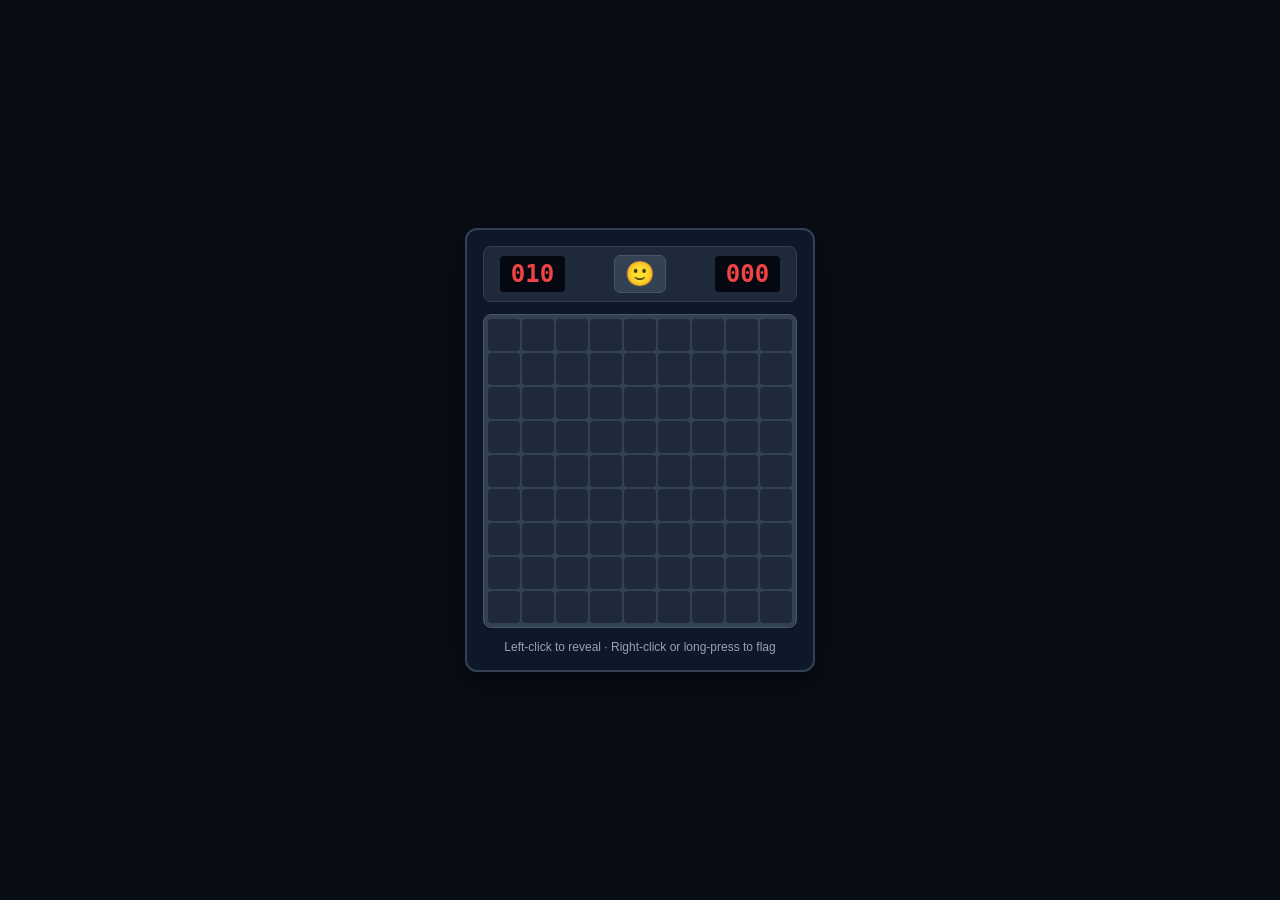
<file: public/games/minesweeper/index.html>
<!DOCTYPE html>
<html lang="en">
<head>
  <meta charset="UTF-8">
  <meta name="viewport" content="width=device-width, initial-scale=1.0, user-scalable=no">
  <title>Minesweeper</title>
  <style>
    * { box-sizing: border-box; margin: 0; padding: 0; user-select: none; }
    body {
      background: #090d16;
      color: #f8fafc;
      font-family: -apple-system, BlinkMacSystemFont, "Segoe UI", Roboto, sans-serif;
      display: flex;
      flex-direction: column;
      align-items: center;
      justify-content: center;
      min-height: 100vh;
      padding: 16px;
    }
    .wrapper {
      background: #0f172a;
      border: 2px solid #334155;
      border-radius: 12px;
      padding: 16px;
      box-shadow: 0 10px 30px rgba(0,0,0,0.6);
      display: flex;
      flex-direction: column;
      align-items: center;
      gap: 12px;
    }
    .header {
      width: 100%;
      display: flex;
      justify-content: space-between;
      align-items: center;
      background: #1e293b;
      padding: 8px 16px;
      border-radius: 8px;
      border: 1px solid #334155;
    }
    .counter {
      font-family: monospace;
      font-size: 24px;
      font-weight: 800;
      color: #ef4444;
      background: #050811;
      padding: 4px 10px;
      border-radius: 4px;
      min-width: 65px;
      text-align: center;
    }
    .face-btn {
      font-size: 24px;
      background: #334155;
      border: 1px solid #475569;
      border-radius: 6px;
      cursor: pointer;
      padding: 4px 10px;
    }
    .face-btn:hover { background: #475569; }
    #grid {
      display: grid;
      gap: 2px;
      background: #334155;
      padding: 4px;
      border-radius: 8px;
      border: 1px solid #475569;
    }
    .cell {
      width: 32px;
      height: 32px;
      background: #1e293b;
      display: flex;
      align-items: center;
      justify-content: center;
      font-weight: 800;
      font-size: 16px;
      cursor: pointer;
      border-radius: 4px;
      transition: background 0.1s;
    }
    .cell:hover { background: #334155; }
    .cell.revealed {
      background: #0f172a;
      cursor: default;
    }
    .cell.mine {
      background: #ef4444 !important;
      color: white;
    }
    .c-1 { color: #38bdf8; }
    .c-2 { color: #4ade80; }
    .c-3 { color: #f87171; }
    .c-4 { color: #818cf8; }
    .c-5 { color: #fb923c; }
    .c-6 { color: #2dd4bf; }
    .c-7 { color: #f472b6; }
    .c-8 { color: #cbd5e1; }
    .footer {
      font-size: 12px;
      color: #94a3b8;
    }
  </style>
</head>
<body>
  <div class="wrapper">
    <div class="header">
      <div class="counter" id="mine-count">010</div>
      <button class="face-btn" id="face-btn">🙂</button>
      <div class="counter" id="timer">000</div>
    </div>

    <div id="grid"></div>

    <div class="footer">Left-click to reveal · Right-click or long-press to flag</div>
  </div>

  <script>
    const ROWS = 9;
    const COLS = 9;
    const MINES = 10;

    const gridEl = document.getElementById('grid');
    const mineCountEl = document.getElementById('mine-count');
    const timerEl = document.getElementById('timer');
    const faceBtn = document.getElementById('face-btn');

    gridEl.style.gridTemplateColumns = `repeat(${COLS}, 32px)`;

    let board = [];
    let gameOver = false;
    let timer = 0;
    let timerInterval = null;
    let firstClick = true;
    let flagsPlaced = 0;

    function initGame() {
      gameOver = false;
      firstClick = true;
      flagsPlaced = 0;
      clearInterval(timerInterval);
      timer = 0;
      timerEl.textContent = '000';
      mineCountEl.textContent = String(MINES).padStart(3, '0');
      faceBtn.textContent = '🙂';

      board = [];
      for (let r = 0; r < ROWS; r++) {
        board[r] = [];
        for (let c = 0; c < COLS; c++) {
          board[r][c] = {
            r, c,
            isMine: false,
            revealed: false,
            flagged: false,
            count: 0
          };
        }
      }
      render();
    }

    function placeMines(excludeR, excludeC) {
      let placed = 0;
      while (placed < MINES) {
        let r = Math.floor(Math.random() * ROWS);
        let c = Math.floor(Math.random() * COLS);
        if ((r === excludeR && c === excludeC) || board[r][c].isMine) continue;
        board[r][c].isMine = true;
        placed++;
      }

      // Compute counts
      for (let r = 0; r < ROWS; r++) {
        for (let c = 0; c < COLS; c++) {
          if (board[r][c].isMine) continue;
          let cnt = 0;
          for (let dr = -1; dr <= 1; dr++) {
            for (let dc = -1; dc <= 1; dc++) {
              let nr = r + dr, nc = c + dc;
              if (nr >= 0 && nr < ROWS && nc >= 0 && nc < COLS && board[nr][nc].isMine) {
                cnt++;
              }
            }
          }
          board[r][c].count = cnt;
        }
      }
    }

    function startTimer() {
      timerInterval = setInterval(() => {
        timer = Math.min(999, timer + 1);
        timerEl.textContent = String(timer).padStart(3, '0');
      }, 1000);
    }

    function reveal(r, c) {
      if (gameOver || board[r][c].flagged || board[r][c].revealed) return;

      if (firstClick) {
        firstClick = false;
        placeMines(r, c);
        startTimer();
      }

      const cell = board[r][c];
      cell.revealed = true;

      if (cell.isMine) {
        // Boom!
        endGame(false);
        return;
      }

      if (cell.count === 0) {
        // Flood fill reveal
        for (let dr = -1; dr <= 1; dr++) {
          for (let dc = -1; dc <= 1; dc++) {
            let nr = r + dr, nc = c + dc;
            if (nr >= 0 && nr < ROWS && nc >= 0 && nc < COLS && !board[nr][nc].revealed) {
              reveal(nr, nc);
            }
          }
        }
      }

      render();
      checkWin();
    }

    function toggleFlag(r, c) {
      if (gameOver || board[r][c].revealed) return;
      const cell = board[r][c];
      cell.flagged = !cell.flagged;
      flagsPlaced += cell.flagged ? 1 : -1;
      mineCountEl.textContent = String(Math.max(0, MINES - flagsPlaced)).padStart(3, '0');
      render();
    }

    function checkWin() {
      let unrevealedSafe = 0;
      for (let r = 0; r < ROWS; r++) {
        for (let c = 0; c < COLS; c++) {
          if (!board[r][c].isMine && !board[r][c].revealed) unrevealedSafe++;
        }
      }
      if (unrevealedSafe === 0) {
        endGame(true);
      }
    }

    function endGame(won) {
      gameOver = true;
      clearInterval(timerInterval);
      faceBtn.textContent = won ? '😎' : '😵';

      // Reveal all mines
      for (let r = 0; r < ROWS; r++) {
        for (let c = 0; c < COLS; c++) {
          if (board[r][c].isMine) {
            board[r][c].revealed = true;
          }
        }
      }
      render();
    }

    function render() {
      gridEl.innerHTML = '';
      for (let r = 0; r < ROWS; r++) {
        for (let c = 0; c < COLS; c++) {
          const data = board[r][c];
          const div = document.createElement('div');
          div.className = 'cell';

          if (data.revealed) {
            div.classList.add('revealed');
            if (data.isMine) {
              div.classList.add('mine');
              div.textContent = '💣';
            } else if (data.count > 0) {
              div.textContent = data.count;
              div.classList.add('c-' + data.count);
            }
          } else if (data.flagged) {
            div.textContent = '🚩';
          }

          div.addEventListener('click', () => reveal(r, c));
          div.addEventListener('contextmenu', e => {
            e.preventDefault();
            toggleFlag(r, c);
          });

          gridEl.appendChild(div);
        }
      }
    }

    faceBtn.addEventListener('click', initGame);
    initGame();
  </script>
</body>
</html>
</file>
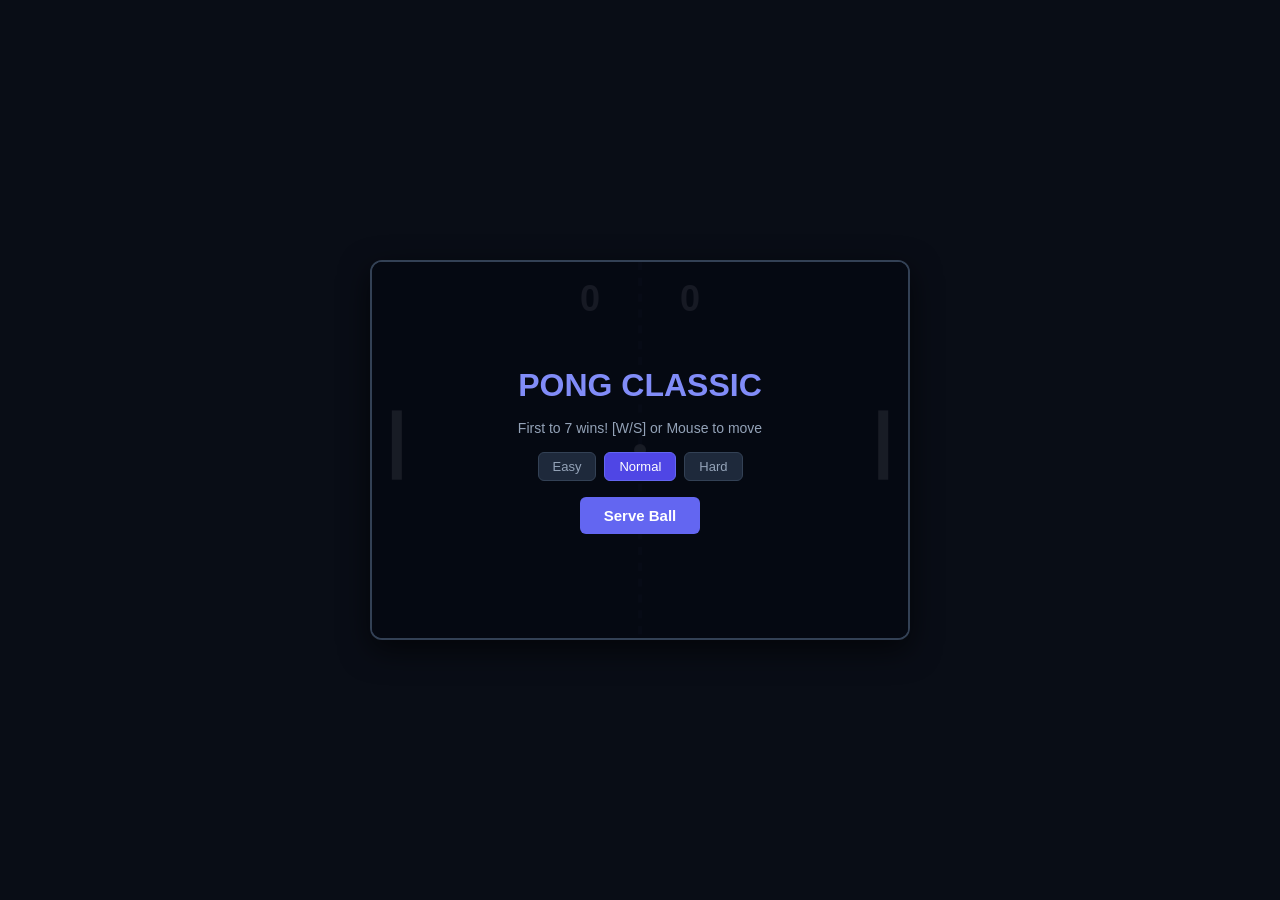
<file: public/games/pong/index.html>
<!DOCTYPE html>
<html lang="en">
<head>
  <meta charset="UTF-8">
  <meta name="viewport" content="width=device-width, initial-scale=1.0, user-scalable=no">
  <title>Pong Classic</title>
  <style>
    * { box-sizing: border-box; margin: 0; padding: 0; user-select: none; }
    body {
      background: #090d16;
      color: #f8fafc;
      font-family: -apple-system, BlinkMacSystemFont, "Segoe UI", Roboto, sans-serif;
      display: flex;
      flex-direction: column;
      align-items: center;
      justify-content: center;
      min-height: 100vh;
      overflow: hidden;
    }
    #game-container {
      position: relative;
      width: 540px;
      height: 380px;
      max-width: 95vw;
      border-radius: 12px;
      overflow: hidden;
      border: 2px solid #334155;
      background: #060913;
      box-shadow: 0 10px 30px rgba(0,0,0,0.6);
    }
    canvas { width: 100%; height: 100%; display: block; }
    .hud {
      position: absolute;
      top: 16px;
      left: 0;
      right: 0;
      display: flex;
      justify-content: center;
      gap: 80px;
      font-size: 36px;
      font-weight: 800;
      color: #e2e8f0;
      pointer-events: none;
    }
    .overlay {
      position: absolute;
      inset: 0;
      background: rgba(6, 9, 19, 0.92);
      display: flex;
      flex-direction: column;
      align-items: center;
      justify-content: center;
      gap: 16px;
    }
    .btn {
      background: #6366f1;
      color: white;
      border: none;
      padding: 10px 24px;
      border-radius: 6px;
      font-size: 15px;
      font-weight: 700;
      cursor: pointer;
      transition: background 0.15s;
    }
    .btn:hover { background: #4f46e5; }
    .diff-select {
      display: flex;
      gap: 8px;
    }
    .diff-btn {
      background: #1e293b;
      color: #94a3b8;
      border: 1px solid #334155;
      padding: 6px 14px;
      border-radius: 6px;
      font-size: 13px;
      cursor: pointer;
    }
    .diff-btn.active {
      background: #4f46e5;
      color: white;
      border-color: #6366f1;
    }
  </style>
</head>
<body>
  <div id="game-container">
    <canvas id="canvas" width="540" height="380"></canvas>
    <div class="hud">
      <div id="score-p1">0</div>
      <div id="score-p2">0</div>
    </div>
    <div class="overlay" id="overlay">
      <h1 id="overlay-title" style="font-size: 32px; color: #818cf8;">PONG CLASSIC</h1>
      <p style="color: #94a3b8; font-size: 14px;">First to 7 wins! [W/S] or Mouse to move</p>
      <div class="diff-select">
        <button class="diff-btn" data-diff="easy">Easy</button>
        <button class="diff-btn active" data-diff="normal">Normal</button>
        <button class="diff-btn" data-diff="hard">Hard</button>
      </div>
      <button class="btn" id="start-btn">Serve Ball</button>
    </div>
  </div>

  <script>
    const canvas = document.getElementById('canvas');
    const ctx = canvas.getContext('2d');
    const overlay = document.getElementById('overlay');
    const overlayTitle = document.getElementById('overlay-title');
    const startBtn = document.getElementById('start-btn');
    const scoreP1El = document.getElementById('score-p1');
    const scoreP2El = document.getElementById('score-p2');

    let p1 = { x: 20, y: 150, w: 10, h: 70, score: 0, speed: 6 };
    let p2 = { x: 510, y: 150, w: 10, h: 70, score: 0, speed: 4.2 };
    let ball = { x: 270, y: 190, r: 6, vx: 5, vy: 3 };
    let isRunning = false;
    let keys = {};
    let difficulty = 'normal';

    const diffSpeeds = {
      easy: 3.2,
      normal: 4.5,
      hard: 6.2
    };

    document.querySelectorAll('.diff-btn').forEach(btn => {
      btn.addEventListener('click', () => {
        document.querySelectorAll('.diff-btn').forEach(b => b.classList.remove('active'));
        btn.classList.add('active');
        difficulty = btn.dataset.diff;
        p2.speed = diffSpeeds[difficulty];
      });
    });

    function resetGame() {
      p1.score = 0;
      p2.score = 0;
      scoreP1El.textContent = '0';
      scoreP2El.textContent = '0';
      resetBall();
      overlay.style.display = 'none';
      isRunning = true;
    }

    function resetBall(serveTo = 1) {
      ball.x = canvas.width / 2;
      ball.y = canvas.height / 2;
      const angle = (Math.random() * 0.8 - 0.4);
      const speed = 5.5;
      ball.vx = (serveTo === 1 ? -1 : 1) * speed * Math.cos(angle);
      ball.vy = speed * Math.sin(angle);
    }

    function update() {
      if (!isRunning) return;

      // Player 1 controls (W/S or Up/Down)
      if (keys['KeyW'] || keys['ArrowUp']) p1.y = Math.max(0, p1.y - p1.speed);
      if (keys['KeyS'] || keys['ArrowDown']) p1.y = Math.min(canvas.height - p1.h, p1.y + p1.speed);

      // AI controls
      const targetY = ball.y - p2.h / 2;
      if (ball.vx > 0) {
        if (p2.y < targetY - 4) p2.y += p2.speed;
        else if (p2.y > targetY + 4) p2.y -= p2.speed;
      }
      p2.y = Math.max(0, Math.min(canvas.height - p2.h, p2.y));

      // Ball movement
      ball.x += ball.vx;
      ball.y += ball.vy;

      // Top / bottom bounce
      if (ball.y - ball.r <= 0) { ball.y = ball.r; ball.vy *= -1; }
      if (ball.y + ball.r >= canvas.height) { ball.y = canvas.height - ball.r; ball.vy *= -1; }

      // P1 Paddle Collision
      if (ball.x - ball.r <= p1.x + p1.w && ball.x + ball.r >= p1.x &&
          ball.y >= p1.y && ball.y <= p1.y + p1.h) {
        ball.vx = Math.abs(ball.vx) * 1.05;
        const hitNorm = (ball.y - (p1.y + p1.h / 2)) / (p1.h / 2);
        ball.vy = hitNorm * 5.5;
      }

      // P2 Paddle Collision
      if (ball.x + ball.r >= p2.x && ball.x - ball.r <= p2.x + p2.w &&
          ball.y >= p2.y && ball.y <= p2.y + p2.h) {
        ball.vx = -Math.abs(ball.vx) * 1.05;
        const hitNorm = (ball.y - (p2.y + p2.h / 2)) / (p2.h / 2);
        ball.vy = hitNorm * 5.5;
      }

      // Scoring
      if (ball.x < 0) {
        p2.score++;
        scoreP2El.textContent = p2.score;
        checkWin(1);
      } else if (ball.x > canvas.width) {
        p1.score++;
        scoreP1El.textContent = p1.score;
        checkWin(2);
      }
    }

    function checkWin(nextServer) {
      if (p1.score >= 7) {
        endGame('Player 1 Wins!');
      } else if (p2.score >= 7) {
        endGame('Computer Wins!');
      } else {
        resetBall(nextServer);
      }
    }

    function endGame(msg) {
      isRunning = false;
      overlayTitle.textContent = msg;
      startBtn.textContent = 'Play Again';
      overlay.style.display = 'flex';
    }

    function draw() {
      ctx.fillStyle = '#060913';
      ctx.fillRect(0, 0, canvas.width, canvas.height);

      // Center dashed net
      ctx.strokeStyle = '#1e293b';
      ctx.lineWidth = 4;
      ctx.setLineDash([8, 8]);
      ctx.beginPath();
      ctx.moveTo(canvas.width / 2, 0);
      ctx.lineTo(canvas.width / 2, canvas.height);
      ctx.stroke();
      ctx.setLineDash([]);

      // Paddles
      ctx.fillStyle = '#f8fafc';
      ctx.fillRect(p1.x, p1.y, p1.w, p1.h);
      ctx.fillRect(p2.x, p2.y, p2.w, p2.h);

      // Ball
      ctx.beginPath();
      ctx.arc(ball.x, ball.y, ball.r, 0, Math.PI * 2);
      ctx.fill();
    }

    function loop() {
      update();
      draw();
      requestAnimationFrame(loop);
    }

    window.addEventListener('keydown', e => { keys[e.code] = true; });
    window.addEventListener('keyup', e => { keys[e.code] = false; });

    canvas.addEventListener('mousemove', e => {
      const rect = canvas.getBoundingClientRect();
      const scaleY = canvas.height / rect.height;
      const mouseY = (e.clientY - rect.top) * scaleY;
      p1.y = Math.max(0, Math.min(canvas.height - p1.h, mouseY - p1.h / 2));
    });

    startBtn.addEventListener('click', resetGame);
    loop();
  </script>
</body>
</html>
</file>
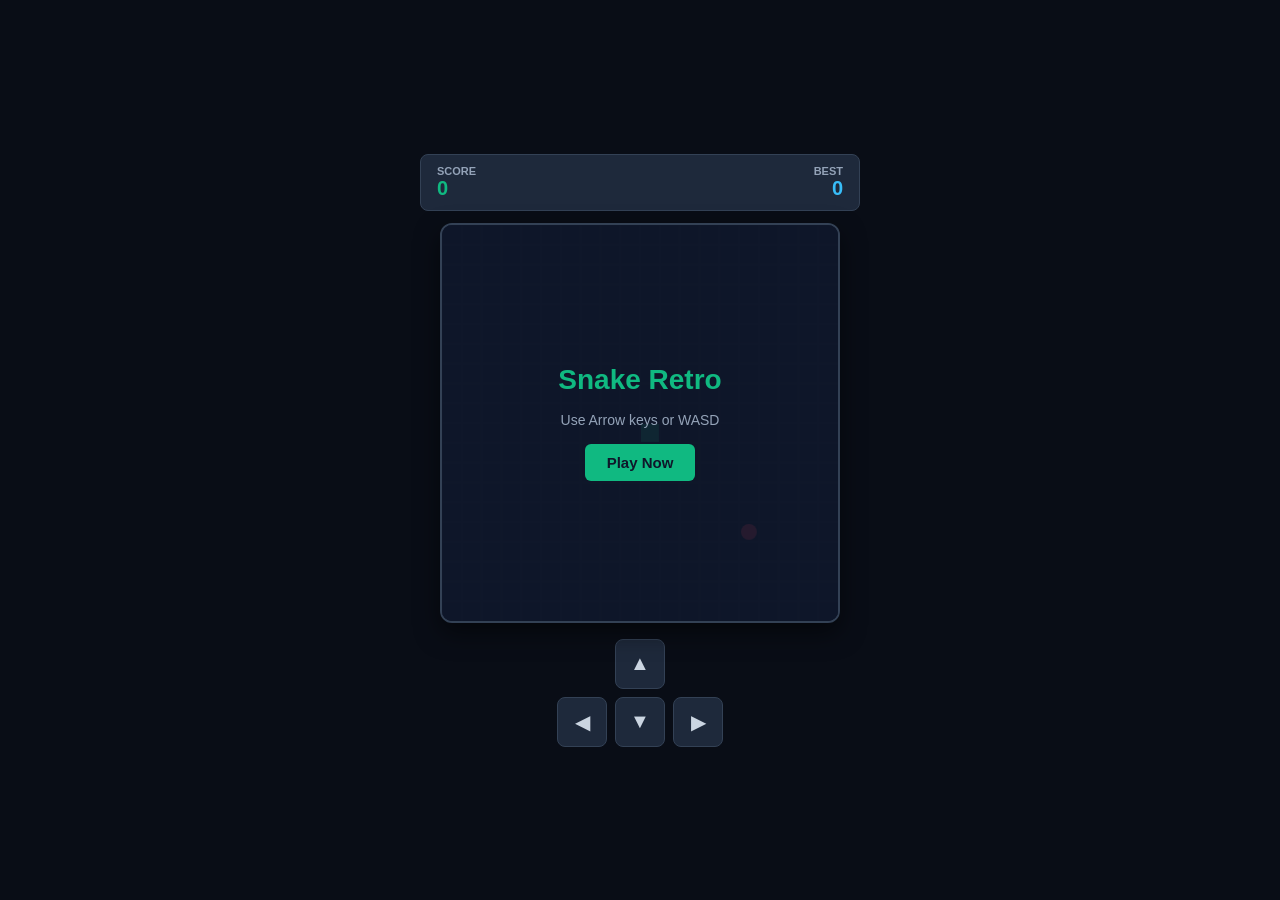
<file: public/games/snake/index.html>
<!DOCTYPE html>
<html lang="en">
<head>
  <meta charset="UTF-8">
  <meta name="viewport" content="width=device-width, initial-scale=1.0, user-scalable=no">
  <title>Snake Retro</title>
  <style>
    * { box-sizing: border-box; margin: 0; padding: 0; user-select: none; }
    body {
      background: #090d16;
      color: #f8fafc;
      font-family: -apple-system, BlinkMacSystemFont, "Segoe UI", Roboto, sans-serif;
      display: flex;
      flex-direction: column;
      align-items: center;
      justify-content: center;
      min-height: 100vh;
      padding: 16px;
    }
    .container {
      width: 100%;
      max-width: 440px;
      display: flex;
      flex-direction: column;
      align-items: center;
    }
    .hud {
      width: 100%;
      display: flex;
      justify-content: space-between;
      align-items: center;
      margin-bottom: 12px;
      background: #1e293b;
      padding: 10px 16px;
      border-radius: 8px;
      border: 1px solid #334155;
    }
    .stat { display: flex; flex-direction: column; }
    .label { font-size: 11px; text-transform: uppercase; color: #94a3b8; font-weight: 600; }
    .val { font-size: 20px; font-weight: 700; color: #10b981; }
    #board {
      position: relative;
      width: 400px;
      height: 400px;
      max-width: 90vw;
      max-height: 90vw;
      border-radius: 12px;
      overflow: hidden;
      border: 2px solid #334155;
      background: #0f172a;
      box-shadow: 0 10px 25px rgba(0,0,0,0.5);
    }
    canvas { width: 100%; height: 100%; display: block; }
    .overlay {
      position: absolute;
      inset: 0;
      background: rgba(15, 23, 42, 0.9);
      display: flex;
      flex-direction: column;
      align-items: center;
      justify-content: center;
      gap: 16px;
    }
    .btn {
      background: #10b981;
      color: #0f172a;
      border: none;
      padding: 10px 22px;
      border-radius: 6px;
      font-weight: 700;
      font-size: 15px;
      cursor: pointer;
      transition: background 0.15s, transform 0.1s;
    }
    .btn:hover { background: #34d399; transform: scale(1.05); }
    .mobile-pad {
      display: grid;
      grid-template-columns: repeat(3, 50px);
      grid-template-rows: repeat(2, 50px);
      gap: 8px;
      margin-top: 16px;
    }
    .pad-btn {
      background: #1e293b;
      color: #cbd5e1;
      border: 1px solid #334155;
      border-radius: 8px;
      font-size: 20px;
      display: flex;
      align-items: center;
      justify-content: center;
      cursor: pointer;
    }
    .pad-btn:active { background: #334155; }
    .pad-up { grid-column: 2; grid-row: 1; }
    .pad-left { grid-column: 1; grid-row: 2; }
    .pad-down { grid-column: 2; grid-row: 2; }
    .pad-right { grid-column: 3; grid-row: 2; }
  </style>
</head>
<body>
  <div class="container">
    <div class="hud">
      <div class="stat">
        <span class="label">Score</span>
        <span class="val" id="score">0</span>
      </div>
      <div class="stat" style="align-items: flex-end;">
        <span class="label">Best</span>
        <span class="val" id="best" style="color: #38bdf8;">0</span>
      </div>
    </div>

    <div id="board">
      <canvas id="canvas" width="400" height="400"></canvas>
      <div class="overlay" id="overlay">
        <h2 id="overlay-title" style="font-size: 28px; color: #10b981;">Snake Retro</h2>
        <p id="overlay-sub" style="color: #94a3b8; font-size: 14px;">Use Arrow keys or WASD</p>
        <button class="btn" id="start-btn">Play Now</button>
      </div>
    </div>

    <div class="mobile-pad">
      <button class="pad-btn pad-up" onclick="changeDir(0, -1)">▲</button>
      <button class="pad-btn pad-left" onclick="changeDir(-1, 0)">◀</button>
      <button class="pad-btn pad-down" onclick="changeDir(0, 1)">▼</button>
      <button class="pad-btn pad-right" onclick="changeDir(1, 0)">▶</button>
    </div>
  </div>

  <script>
    const canvas = document.getElementById('canvas');
    const ctx = canvas.getContext('2d');
    const overlay = document.getElementById('overlay');
    const overlayTitle = document.getElementById('overlay-title');
    const overlaySub = document.getElementById('overlay-sub');
    const startBtn = document.getElementById('start-btn');
    const scoreEl = document.getElementById('score');
    const bestEl = document.getElementById('best');

    const GRID_SIZE = 20;
    const TILE_COUNT = 20; // 400 / 20

    let snake = [{x: 10, y: 10}];
    let food = {x: 15, y: 15};
    let dx = 0;
    let dy = 0;
    let nextDx = 0;
    let nextDy = 0;
    let score = 0;
    let best = parseInt(localStorage.getItem('snake_best') || '0', 10);
    bestEl.textContent = best;
    let gameInterval = null;
    let isRunning = false;

    function spawnFood() {
      while (true) {
        let fx = Math.floor(Math.random() * TILE_COUNT);
        let fy = Math.floor(Math.random() * TILE_COUNT);
        if (!snake.some(segment => segment.x === fx && segment.y === fy)) {
          food = {x: fx, y: fy};
          break;
        }
      }
    }

    function startGame() {
      snake = [
        {x: 10, y: 10},
        {x: 9, y: 10},
        {x: 8, y: 10}
      ];
      dx = 1; dy = 0;
      nextDx = 1; nextDy = 0;
      score = 0;
      scoreEl.textContent = '0';
      spawnFood();
      overlay.style.display = 'none';
      isRunning = true;
      if (gameInterval) clearInterval(gameInterval);
      gameInterval = setInterval(gameStep, 95);
    }

    function gameOver() {
      isRunning = false;
      clearInterval(gameInterval);
      if (score > best) {
        best = score;
        localStorage.setItem('snake_best', best);
        bestEl.textContent = best;
      }
      overlayTitle.textContent = 'Game Over';
      overlayTitle.style.color = '#ef4444';
      overlaySub.textContent = 'Final Score: ' + score;
      startBtn.textContent = 'Try Again';
      overlay.style.display = 'flex';
    }

    function gameStep() {
      dx = nextDx;
      dy = nextDy;
      const head = {x: snake[0].x + dx, y: snake[0].y + dy};

      // Wall collision
      if (head.x < 0 || head.x >= TILE_COUNT || head.y < 0 || head.y >= TILE_COUNT) {
        gameOver();
        return;
      }

      // Self collision
      if (snake.some(seg => seg.x === head.x && seg.y === head.y)) {
        gameOver();
        return;
      }

      snake.unshift(head);

      // Eat food
      if (head.x === food.x && head.y === food.y) {
        score += 10;
        scoreEl.textContent = score;
        spawnFood();
      } else {
        snake.pop();
      }

      render();
    }

    function render() {
      // Clear
      ctx.fillStyle = '#0f172a';
      ctx.fillRect(0, 0, canvas.width, canvas.height);

      // Grid lines
      ctx.strokeStyle = '#1e293b';
      ctx.lineWidth = 1;
      for (let i = 0; i < TILE_COUNT; i++) {
        ctx.beginPath();
        ctx.moveTo(i * GRID_SIZE, 0);
        ctx.lineTo(i * GRID_SIZE, canvas.height);
        ctx.stroke();
        ctx.beginPath();
        ctx.moveTo(0, i * GRID_SIZE);
        ctx.lineTo(canvas.width, i * GRID_SIZE);
        ctx.stroke();
      }

      // Food
      ctx.fillStyle = '#f43f5e';
      ctx.beginPath();
      ctx.arc(food.x * GRID_SIZE + GRID_SIZE / 2, food.y * GRID_SIZE + GRID_SIZE / 2, GRID_SIZE / 2 - 2, 0, Math.PI * 2);
      ctx.fill();

      // Snake
      snake.forEach((seg, index) => {
        if (index === 0) {
          ctx.fillStyle = '#10b981'; // Head
        } else {
          ctx.fillStyle = '#34d399';
        }
        ctx.fillRect(seg.x * GRID_SIZE + 1, seg.y * GRID_SIZE + 1, GRID_SIZE - 2, GRID_SIZE - 2);
      });
    }

    function changeDir(newDx, newDy) {
      if (!isRunning) return;
      if (newDx !== 0 && dx === -newDx) return;
      if (newDy !== 0 && dy === -newDy) return;
      nextDx = newDx;
      nextDy = newDy;
    }

    window.addEventListener('keydown', e => {
      if (['ArrowUp', 'KeyW'].includes(e.code)) { e.preventDefault(); changeDir(0, -1); }
      if (['ArrowDown', 'KeyS'].includes(e.code)) { e.preventDefault(); changeDir(0, 1); }
      if (['ArrowLeft', 'KeyA'].includes(e.code)) { e.preventDefault(); changeDir(-1, 0); }
      if (['ArrowRight', 'KeyD'].includes(e.code)) { e.preventDefault(); changeDir(1, 0); }
      if (e.code === 'Space' && !isRunning) { e.preventDefault(); startGame(); }
    });

    startBtn.addEventListener('click', startGame);
    render();
  </script>
</body>
</html>
</file>
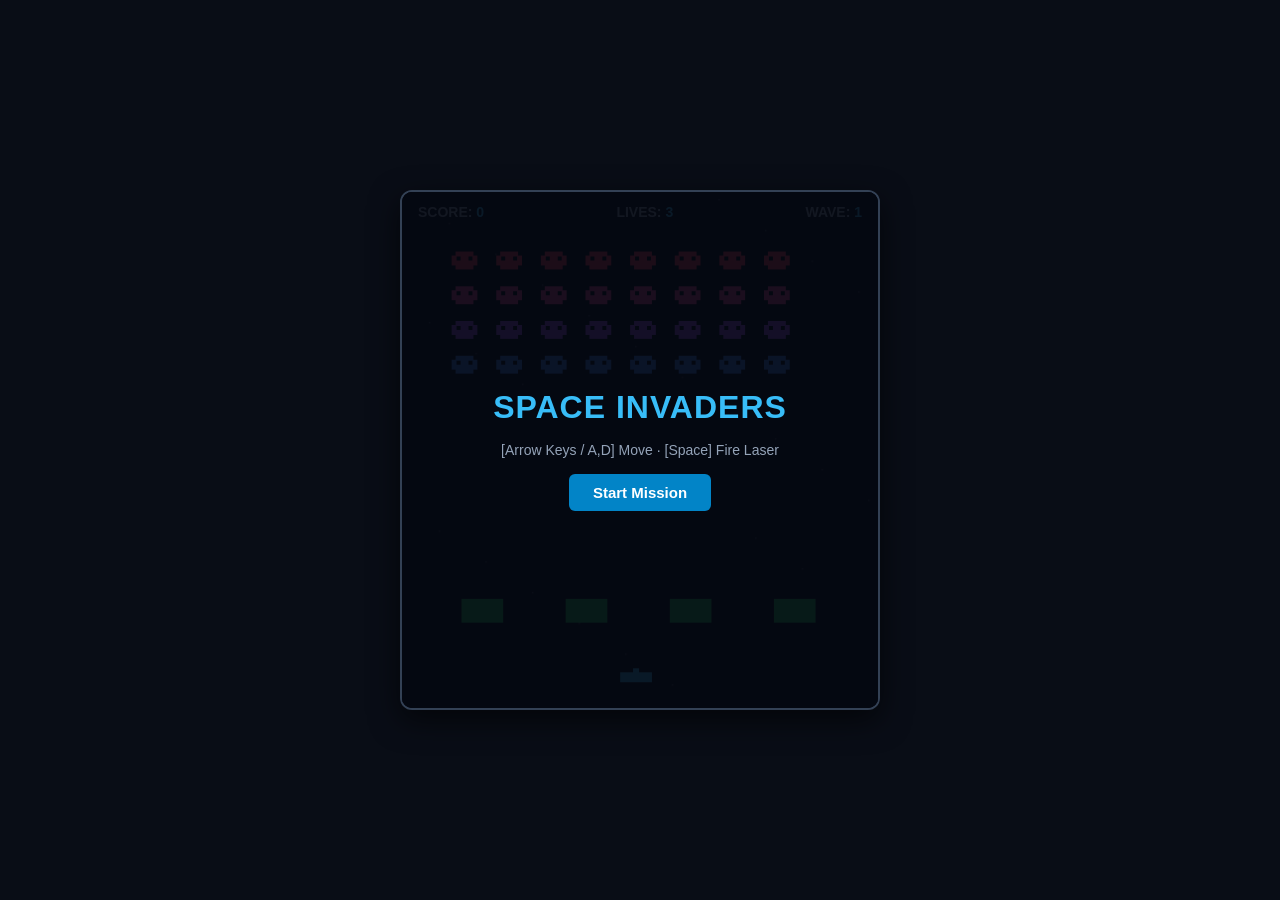
<file: public/games/space-invaders/index.html>
<!DOCTYPE html>
<html lang="en">
<head>
  <meta charset="UTF-8">
  <meta name="viewport" content="width=device-width, initial-scale=1.0, user-scalable=no">
  <title>Space Invaders</title>
  <style>
    * { box-sizing: border-box; margin: 0; padding: 0; user-select: none; }
    body {
      background: #090d16;
      color: #f8fafc;
      font-family: -apple-system, BlinkMacSystemFont, "Segoe UI", Roboto, sans-serif;
      display: flex;
      flex-direction: column;
      align-items: center;
      justify-content: center;
      min-height: 100vh;
      overflow: hidden;
    }
    #game-container {
      position: relative;
      width: 480px;
      height: 520px;
      max-width: 95vw;
      border-radius: 12px;
      overflow: hidden;
      border: 2px solid #334155;
      background: #050811;
      box-shadow: 0 10px 30px rgba(0,0,0,0.6);
    }
    canvas { width: 100%; height: 100%; display: block; }
    .hud {
      position: absolute;
      top: 12px;
      left: 16px;
      right: 16px;
      display: flex;
      justify-content: space-between;
      font-size: 14px;
      font-weight: 700;
      color: #94a3b8;
      pointer-events: none;
    }
    .hud-val { color: #38bdf8; }
    .overlay {
      position: absolute;
      inset: 0;
      background: rgba(5, 8, 17, 0.9);
      display: flex;
      flex-direction: column;
      align-items: center;
      justify-content: center;
      gap: 16px;
    }
    .btn {
      background: #0284c7;
      color: white;
      border: none;
      padding: 10px 24px;
      border-radius: 6px;
      font-size: 15px;
      font-weight: 700;
      cursor: pointer;
      transition: background 0.15s;
    }
    .btn:hover { background: #0369a1; }
  </style>
</head>
<body>
  <div id="game-container">
    <canvas id="canvas" width="480" height="520"></canvas>
    <div class="hud">
      <div>SCORE: <span class="hud-val" id="score">0</span></div>
      <div>LIVES: <span class="hud-val" id="lives">3</span></div>
      <div>WAVE: <span class="hud-val" id="wave">1</span></div>
    </div>
    <div class="overlay" id="overlay">
      <h1 id="overlay-title" style="font-size: 32px; color: #38bdf8; letter-spacing: 1px;">SPACE INVADERS</h1>
      <p style="color: #94a3b8; font-size: 14px;">[Arrow Keys / A,D] Move · [Space] Fire Laser</p>
      <button class="btn" id="start-btn">Start Mission</button>
    </div>
  </div>

  <script>
    const canvas = document.getElementById('canvas');
    const ctx = canvas.getContext('2d');
    const overlay = document.getElementById('overlay');
    const overlayTitle = document.getElementById('overlay-title');
    const startBtn = document.getElementById('start-btn');
    const scoreEl = document.getElementById('score');
    const livesEl = document.getElementById('lives');
    const waveEl = document.getElementById('wave');

    let player = { x: 220, y: 480, w: 32, h: 14, speed: 5 };
    let bullets = [];
    let enemyBullets = [];
    let aliens = [];
    let bunkers = [];
    let alienDirection = 1;
    let alienSpeed = 0.8;
    let score = 0;
    let lives = 3;
    let wave = 1;
    let isRunning = false;
    let keys = {};

    function initAliens() {
      aliens = [];
      const rows = 4;
      const cols = 8;
      const startX = 50;
      const startY = 60;
      const colors = ['#f43f5e', '#ec4899', '#a855f7', '#3b82f6'];

      for (let r = 0; r < rows; r++) {
        for (let c = 0; c < cols; c++) {
          aliens.push({
            x: startX + c * 45,
            y: startY + r * 35,
            w: 26,
            h: 18,
            color: colors[r],
            alive: true,
            type: r
          });
        }
      }
    }

    function initBunkers() {
      bunkers = [];
      const count = 4;
      for (let i = 0; i < count; i++) {
        bunkers.push({
          x: 60 + i * 105,
          y: 410,
          w: 42,
          h: 24,
          hp: 8
        });
      }
    }

    function resetGame() {
      score = 0;
      lives = 3;
      wave = 1;
      player.x = 220;
      bullets = [];
      enemyBullets = [];
      scoreEl.textContent = '0';
      livesEl.textContent = '3';
      waveEl.textContent = '1';
      initAliens();
      initBunkers();
      overlay.style.display = 'none';
      isRunning = true;
    }

    function nextWave() {
      wave++;
      waveEl.textContent = wave;
      alienSpeed += 0.25;
      initAliens();
    }

    let lastShotTime = 0;
    function fireBullet() {
      const now = Date.now();
      if (now - lastShotTime < 250) return;
      lastShotTime = now;
      bullets.push({ x: player.x + player.w / 2 - 2, y: player.y, w: 4, h: 10, speed: 7 });
    }

    function update() {
      if (!isRunning) return;

      // Player Movement
      if (keys['ArrowLeft'] || keys['KeyA']) player.x = Math.max(10, player.x - player.speed);
      if (keys['ArrowRight'] || keys['KeyD']) player.x = Math.min(canvas.width - player.w - 10, player.x + player.speed);
      if (keys['Space']) fireBullet();

      // Bullets
      for (let i = bullets.length - 1; i >= 0; i--) {
        const b = bullets[i];
        b.y -= b.speed;
        if (b.y < 0) { bullets.splice(i, 1); continue; }

        // Hit Alien
        let hit = false;
        for (let a of aliens) {
          if (a.alive && b.x < a.x + a.w && b.x + b.w > a.x && b.y < a.y + a.h && b.y + b.h > a.y) {
            a.alive = false;
            hit = true;
            score += 20 * wave;
            scoreEl.textContent = score;
            break;
          }
        }
        if (hit) { bullets.splice(i, 1); continue; }

        // Hit Bunker
        for (let bk of bunkers) {
          if (bk.hp > 0 && b.x < bk.x + bk.w && b.x + b.w > bk.x && b.y < bk.y + bk.h && b.y + b.h > bk.y) {
            bk.hp--;
            bullets.splice(i, 1);
            break;
          }
        }
      }

      // Move Aliens
      let touchWall = false;
      let livingAliens = aliens.filter(a => a.alive);
      if (livingAliens.length === 0) {
        nextWave();
        return;
      }

      for (let a of livingAliens) {
        if ((alienDirection > 0 && a.x + a.w > canvas.width - 20) || (alienDirection < 0 && a.x < 20)) {
          touchWall = true;
          break;
        }
      }

      if (touchWall) {
        alienDirection *= -1;
        for (let a of aliens) {
          a.y += 12;
          if (a.alive && a.y + a.h >= player.y) {
            gameOver(false);
            return;
          }
        }
      } else {
        for (let a of aliens) a.x += alienSpeed * alienDirection;
      }

      // Alien Shooting
      if (Math.random() < 0.025 + wave * 0.005 && livingAliens.length > 0) {
        const shooter = livingAliens[Math.floor(Math.random() * livingAliens.length)];
        enemyBullets.push({ x: shooter.x + shooter.w / 2, y: shooter.y + shooter.h, w: 3, h: 8, speed: 3.5 });
      }

      // Enemy Bullets
      for (let i = enemyBullets.length - 1; i >= 0; i--) {
        const eb = enemyBullets[i];
        eb.y += eb.speed;
        if (eb.y > canvas.height) { enemyBullets.splice(i, 1); continue; }

        // Hit player
        if (eb.x < player.x + player.w && eb.x + eb.w > player.x && eb.y < player.y + player.h && eb.y + eb.h > player.y) {
          enemyBullets.splice(i, 1);
          lives--;
          livesEl.textContent = lives;
          if (lives <= 0) {
            gameOver(false);
            return;
          }
          continue;
        }

        // Hit bunker
        for (let bk of bunkers) {
          if (bk.hp > 0 && eb.x < bk.x + bk.w && eb.x + eb.w > bk.x && eb.y < bk.y + bk.h && eb.y + eb.h > bk.y) {
            bk.hp--;
            enemyBullets.splice(i, 1);
            break;
          }
        }
      }
    }

    function gameOver(win) {
      isRunning = false;
      overlayTitle.textContent = win ? 'VICTORY!' : 'MISSION FAILED';
      overlayTitle.style.color = win ? '#10b981' : '#ef4444';
      startBtn.textContent = 'Retry Mission';
      overlay.style.display = 'flex';
    }

    function draw() {
      ctx.fillStyle = '#050811';
      ctx.fillRect(0, 0, canvas.width, canvas.height);

      // Starfield
      ctx.fillStyle = '#334155';
      for (let i = 0; i < 30; i++) {
        ctx.fillRect((i * 47) % canvas.width, (i * 31) % canvas.height, 1.5, 1.5);
      }

      // Player Cannon
      ctx.fillStyle = '#38bdf8';
      ctx.fillRect(player.x, player.y + 4, player.w, player.h - 4);
      ctx.fillRect(player.x + player.w / 2 - 3, player.y, 6, 6);

      // Player Bullets
      ctx.fillStyle = '#fef08a';
      bullets.forEach(b => ctx.fillRect(b.x, b.y, b.w, b.h));

      // Enemy Bullets
      ctx.fillStyle = '#f43f5e';
      enemyBullets.forEach(eb => ctx.fillRect(eb.x, eb.y, eb.w, eb.h));

      // Aliens
      aliens.forEach(a => {
        if (!a.alive) return;
        ctx.fillStyle = a.color;
        ctx.fillRect(a.x + 4, a.y, a.w - 8, a.h);
        ctx.fillRect(a.x, a.y + 4, a.w, a.h - 8);
        ctx.fillStyle = '#050811';
        ctx.fillRect(a.x + 5, a.y + 5, 4, 4);
        ctx.fillRect(a.x + a.w - 9, a.y + 5, 4, 4);
      });

      // Bunkers
      bunkers.forEach(bk => {
        if (bk.hp <= 0) return;
        const alpha = Math.max(0.2, bk.hp / 8);
        ctx.fillStyle = `rgba(34, 197, 94, ${alpha})`;
        ctx.fillRect(bk.x, bk.y, bk.w, bk.h);
      });
    }

    function loop() {
      update();
      draw();
      requestAnimationFrame(loop);
    }

    window.addEventListener('keydown', e => {
      keys[e.code] = true;
      if (['ArrowLeft', 'ArrowRight', 'Space'].includes(e.code)) e.preventDefault();
    });
    window.addEventListener('keyup', e => { keys[e.code] = false; });

    startBtn.addEventListener('click', resetGame);
    initAliens();
    initBunkers();
    loop();
  </script>
</body>
</html>
</file>
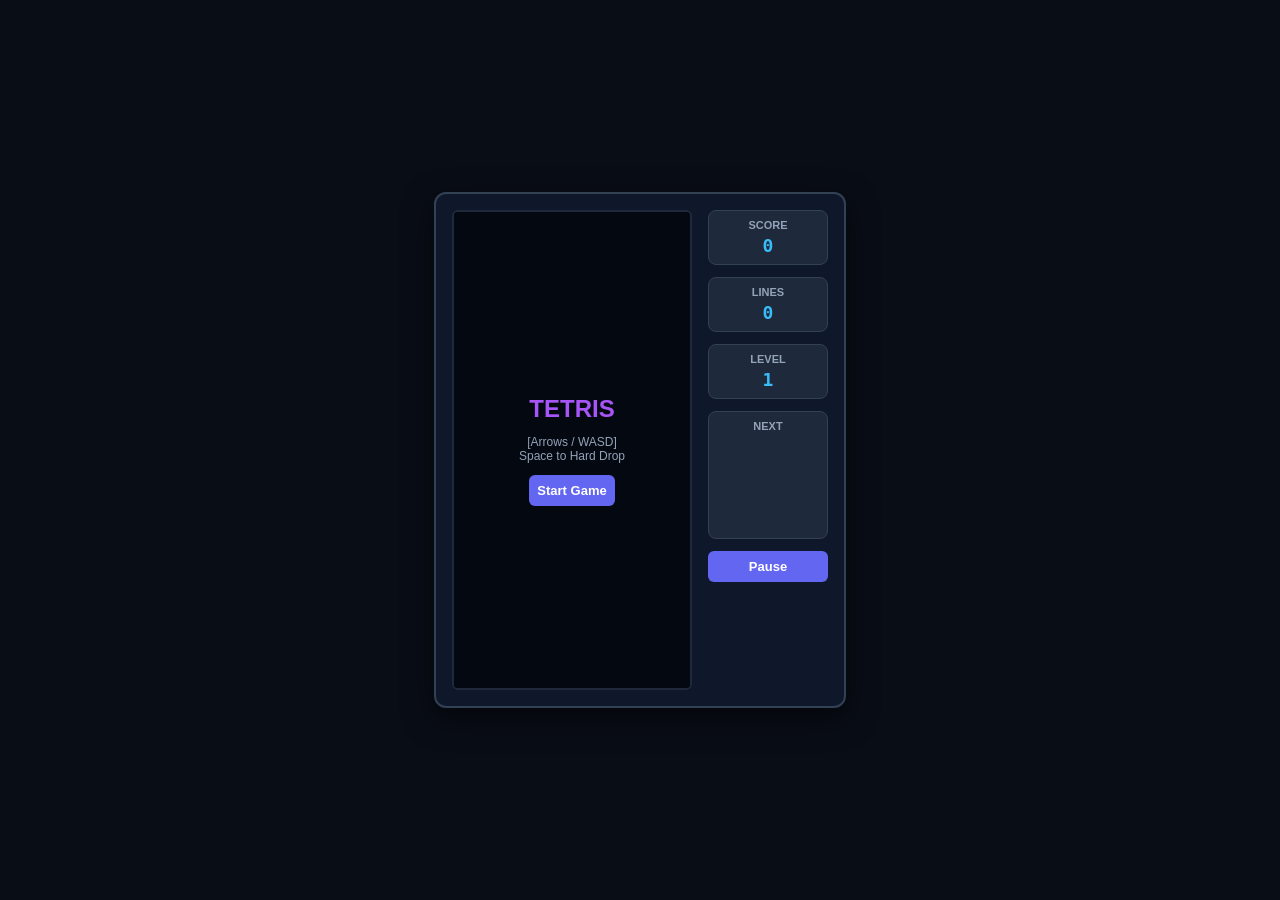
<file: public/games/tetris/index.html>
<!DOCTYPE html>
<html lang="en">
<head>
  <meta charset="UTF-8">
  <meta name="viewport" content="width=device-width, initial-scale=1.0, user-scalable=no">
  <title>Tetris Classic</title>
  <style>
    * { box-sizing: border-box; margin: 0; padding: 0; user-select: none; }
    body {
      background: #090d16;
      color: #f8fafc;
      font-family: -apple-system, BlinkMacSystemFont, "Segoe UI", Roboto, sans-serif;
      display: flex;
      flex-direction: column;
      align-items: center;
      justify-content: center;
      min-height: 100vh;
      padding: 12px;
    }
    .wrapper {
      display: flex;
      gap: 16px;
      align-items: flex-start;
      background: #0f172a;
      padding: 16px;
      border-radius: 12px;
      border: 2px solid #334155;
      box-shadow: 0 10px 30px rgba(0,0,0,0.6);
    }
    #game-container {
      position: relative;
      width: 240px;
      height: 480px;
      background: #050811;
      border: 2px solid #1e293b;
      border-radius: 6px;
      overflow: hidden;
    }
    canvas { width: 100%; height: 100%; display: block; }
    .sidebar {
      display: flex;
      flex-direction: column;
      gap: 12px;
      min-width: 120px;
    }
    .panel {
      background: #1e293b;
      border: 1px solid #334155;
      border-radius: 8px;
      padding: 8px 12px;
      text-align: center;
    }
    .panel-label {
      font-size: 11px;
      text-transform: uppercase;
      color: #94a3b8;
      font-weight: 700;
      margin-bottom: 4px;
    }
    .panel-val {
      font-size: 18px;
      font-weight: 700;
      color: #38bdf8;
      font-family: monospace;
    }
    .btn {
      background: #6366f1;
      color: white;
      border: none;
      padding: 8px;
      border-radius: 6px;
      font-weight: 700;
      font-size: 13px;
      cursor: pointer;
    }
    .btn:hover { background: #4f46e5; }
    .overlay {
      position: absolute;
      inset: 0;
      background: rgba(5, 8, 17, 0.9);
      display: flex;
      flex-direction: column;
      align-items: center;
      justify-content: center;
      gap: 12px;
    }
  </style>
</head>
<body>
  <div class="wrapper">
    <div id="game-container">
      <canvas id="canvas" width="240" height="480"></canvas>
      <div class="overlay" id="overlay">
        <h2 id="overlay-title" style="font-size: 24px; color: #a855f7;">TETRIS</h2>
        <p style="font-size: 12px; color: #94a3b8; text-align: center;">[Arrows / WASD]<br>Space to Hard Drop</p>
        <button class="btn" id="start-btn">Start Game</button>
      </div>
    </div>

    <div class="sidebar">
      <div class="panel">
        <div class="panel-label">Score</div>
        <div class="panel-val" id="score">0</div>
      </div>
      <div class="panel">
        <div class="panel-label">Lines</div>
        <div class="panel-val" id="lines">0</div>
      </div>
      <div class="panel">
        <div class="panel-label">Level</div>
        <div class="panel-val" id="level">1</div>
      </div>
      <div class="panel">
        <div class="panel-label">Next</div>
        <canvas id="next-canvas" width="80" height="80" style="display: block; margin: 0 auto;"></canvas>
      </div>
      <button class="btn" id="pause-btn">Pause</button>
    </div>
  </div>

  <script>
    const canvas = document.getElementById('canvas');
    const ctx = canvas.getContext('2d');
    const nextCanvas = document.getElementById('next-canvas');
    const nextCtx = nextCanvas.getContext('2d');
    const overlay = document.getElementById('overlay');
    const overlayTitle = document.getElementById('overlay-title');
    const startBtn = document.getElementById('start-btn');
    const pauseBtn = document.getElementById('pause-btn');
    const scoreEl = document.getElementById('score');
    const linesEl = document.getElementById('lines');
    const levelEl = document.getElementById('level');

    const COLS = 10;
    const ROWS = 20;
    const BLOCK = 24;

    const PIECES = [
      { shape: [[1,1,1,1]], color: '#06b6d4' }, // I
      { shape: [[1,1],[1,1]], color: '#eab308' }, // O
      { shape: [[0,1,0],[1,1,1]], color: '#a855f7' }, // T
      { shape: [[1,0,0],[1,1,1]], color: '#3b82f6' }, // J
      { shape: [[0,0,1],[1,1,1]], color: '#f97316' }, // L
      { shape: [[0,1,1],[1,1,0]], color: '#22c55e' }, // S
      { shape: [[1,1,0],[0,1,1]], color: '#ef4444' }  // Z
    ];

    let grid = Array.from({ length: ROWS }, () => Array(COLS).fill(0));
    let currentPiece = null;
    let nextPiece = null;
    let score = 0;
    let lines = 0;
    let level = 1;
    let dropCounter = 0;
    let dropInterval = 800;
    let lastTime = 0;
    let isRunning = false;
    let isPaused = false;

    function randomPiece() {
      const p = PIECES[Math.floor(Math.random() * PIECES.length)];
      return {
        shape: p.shape,
        color: p.color,
        x: Math.floor((COLS - p.shape[0].length) / 2),
        y: 0
      };
    }

    function resetGame() {
      grid = Array.from({ length: ROWS }, () => Array(COLS).fill(0));
      score = 0;
      lines = 0;
      level = 1;
      dropInterval = 800;
      scoreEl.textContent = '0';
      linesEl.textContent = '0';
      levelEl.textContent = '1';
      nextPiece = randomPiece();
      spawnNext();
      overlay.style.display = 'none';
      isRunning = true;
      isPaused = false;
      pauseBtn.textContent = 'Pause';
    }

    function spawnNext() {
      currentPiece = nextPiece;
      nextPiece = randomPiece();
      drawNext();
      if (collide(currentPiece)) {
        gameOver();
      }
    }

    function drawNext() {
      nextCtx.fillStyle = '#1e293b';
      nextCtx.fillRect(0, 0, nextCanvas.width, nextCanvas.height);
      const s = 16;
      const ox = (nextCanvas.width - nextPiece.shape[0].length * s) / 2;
      const oy = (nextCanvas.height - nextPiece.shape.length * s) / 2;
      nextCtx.fillStyle = nextPiece.color;
      nextPiece.shape.forEach((row, r) => {
        row.forEach((v, c) => {
          if (v) nextCtx.fillRect(ox + c * s, oy + r * s, s - 1, s - 1);
        });
      });
    }

    function collide(p) {
      for (let r = 0; r < p.shape.length; r++) {
        for (let c = 0; c < p.shape[r].length; c++) {
          if (p.shape[r][c]) {
            const gx = p.x + c;
            const gy = p.y + r;
            if (gx < 0 || gx >= COLS || gy >= ROWS || (gy >= 0 && grid[gy][gx])) {
              return true;
            }
          }
        }
      }
      return false;
    }

    function rotate(p) {
      const rotated = p.shape[0].map((_, index) => p.shape.map(row => row[index]).reverse());
      const prev = p.shape;
      p.shape = rotated;
      if (collide(p)) {
        p.shape = prev;
      }
    }

    function merge() {
      currentPiece.shape.forEach((row, r) => {
        row.forEach((v, c) => {
          if (v) {
            const gy = currentPiece.y + r;
            const gx = currentPiece.x + c;
            if (gy >= 0) grid[gy][gx] = currentPiece.color;
          }
        });
      });
      clearLines();
      spawnNext();
    }

    function clearLines() {
      let linesCleared = 0;
      for (let r = ROWS - 1; r >= 0; r--) {
        if (grid[r].every(c => c !== 0)) {
          grid.splice(r, 1);
          grid.unshift(Array(COLS).fill(0));
          linesCleared++;
          r++;
        }
      }
      if (linesCleared > 0) {
        lines += linesCleared;
        const pts = [0, 100, 300, 500, 800];
        score += (pts[linesCleared] || 100) * level;
        level = Math.floor(lines / 10) + 1;
        dropInterval = Math.max(120, 800 - (level - 1) * 70);
        scoreEl.textContent = score;
        linesEl.textContent = lines;
        levelEl.textContent = level;
      }
    }

    function drop() {
      currentPiece.y++;
      if (collide(currentPiece)) {
        currentPiece.y--;
        merge();
      }
      dropCounter = 0;
    }

    function hardDrop() {
      while (!collide(currentPiece)) {
        currentPiece.y++;
      }
      currentPiece.y--;
      merge();
      dropCounter = 0;
    }

    function gameOver() {
      isRunning = false;
      overlayTitle.textContent = 'GAME OVER';
      overlayTitle.style.color = '#ef4444';
      startBtn.textContent = 'Play Again';
      overlay.style.display = 'flex';
    }

    function draw() {
      ctx.fillStyle = '#050811';
      ctx.fillRect(0, 0, canvas.width, canvas.height);

      // Grid blocks
      for (let r = 0; r < ROWS; r++) {
        for (let c = 0; c < COLS; c++) {
          if (grid[r][c]) {
            ctx.fillStyle = grid[r][c];
            ctx.fillRect(c * BLOCK, r * BLOCK, BLOCK - 1, BLOCK - 1);
          }
        }
      }

      // Current piece
      if (currentPiece) {
        ctx.fillStyle = currentPiece.color;
        currentPiece.shape.forEach((row, r) => {
          row.forEach((v, c) => {
            if (v && currentPiece.y + r >= 0) {
              ctx.fillRect((currentPiece.x + c) * BLOCK, (currentPiece.y + r) * BLOCK, BLOCK - 1, BLOCK - 1);
            }
          });
        });
      }
    }

    function update(time = 0) {
      const deltaTime = time - lastTime;
      lastTime = time;

      if (isRunning && !isPaused) {
        dropCounter += deltaTime;
        if (dropCounter > dropInterval) {
          drop();
        }
      }

      draw();
      requestAnimationFrame(update);
    }

    window.addEventListener('keydown', e => {
      if (!isRunning || isPaused) return;
      if (['ArrowLeft', 'KeyA'].includes(e.code)) {
        currentPiece.x--;
        if (collide(currentPiece)) currentPiece.x++;
      } else if (['ArrowRight', 'KeyD'].includes(e.code)) {
        currentPiece.x++;
        if (collide(currentPiece)) currentPiece.x--;
      } else if (['ArrowDown', 'KeyS'].includes(e.code)) {
        drop();
      } else if (['ArrowUp', 'KeyW'].includes(e.code)) {
        rotate(currentPiece);
      } else if (e.code === 'Space') {
        e.preventDefault();
        hardDrop();
      }
    });

    pauseBtn.addEventListener('click', () => {
      if (!isRunning) return;
      isPaused = !isPaused;
      pauseBtn.textContent = isPaused ? 'Resume' : 'Pause';
    });

    startBtn.addEventListener('click', resetGame);
    requestAnimationFrame(update);
  </script>
</body>
</html>
</file>
